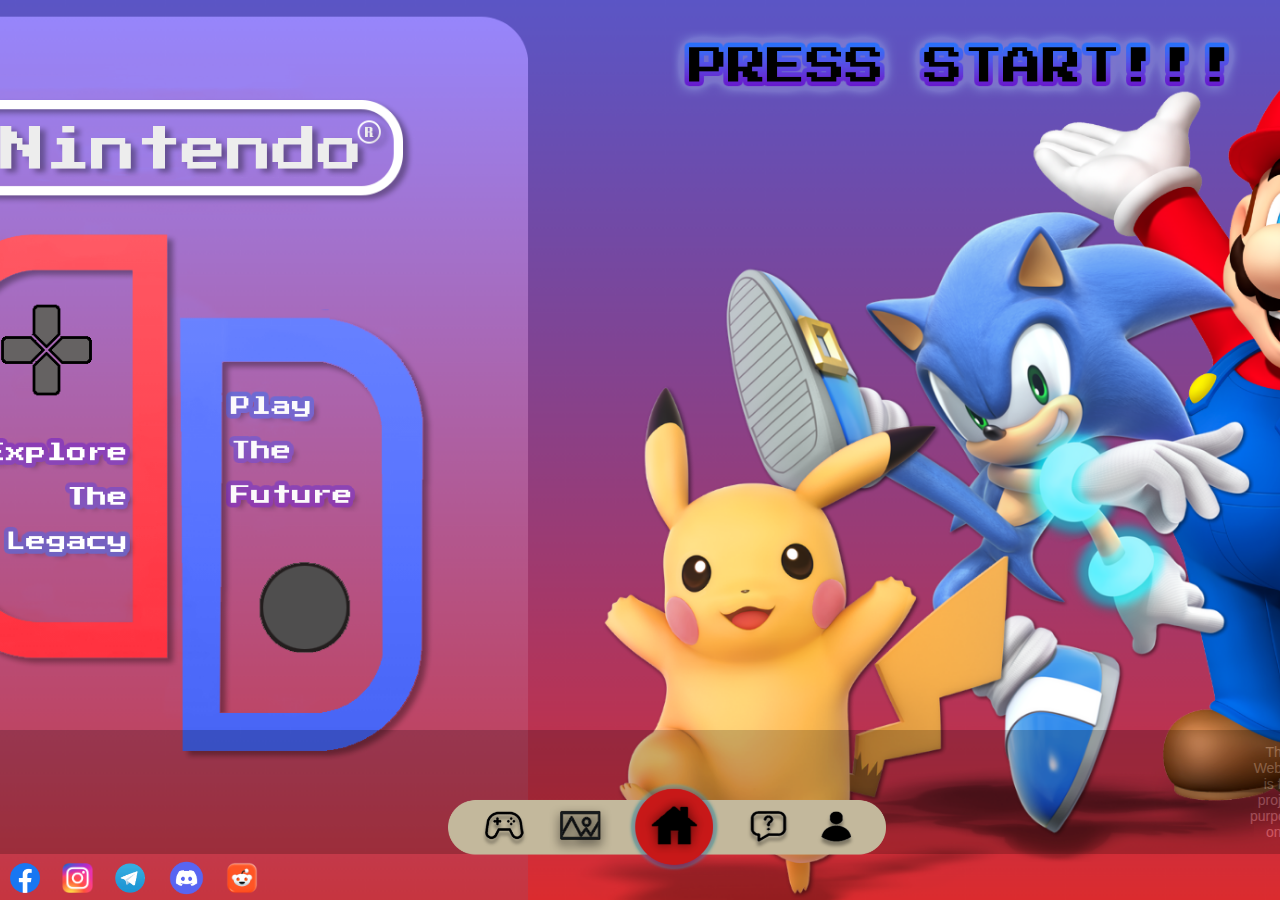
<file: index.html>
<html>
<head>
  <title>Home Page</title>
  <link rel="stylesheet" href="style.css" />
  <meta name="viewport" content="width=device-width, initial-scale=1.0">
</head>
<body>
  </body>
<footer class="footer">
    <div>
        <p class="ps-text">This Website is for project purposes only</p>
  </div>
  </footer>
    <div class="icons">
      <a href="https://www.facebook.com/Zerl.3am" target="_blank">
        <img src="FB.png" class="FBicon">
        </a>
      <a href="https://www.instagram.com/Zerl_3am" target="_blank">
        <img src="IG.png" class="IGicon">
        </a>
      <a href="https://t.me/Seven_Zerl" target="_blank">
        <img src="TG.png" class="TGicon">
        </a>
      <a href="https://Discordapp.com/users/zerl_23" target="_blank">
        <img src="DC.png" class="DCicon">
        </a>
      <a href="https://www.reddit.com/u/Zerl23" target="_blank">
        <img src="Reddit.png" class="Redditicon">
        </a>
    </div>
      <nav>
    <div>
      <img src="Navigation.png" alt="" class="Navbar">
    </div>
    <div class="NavButtons">
    <a href="games.html"><button class="games-button">Games</button></a>
    <a href="gallery.html"><button class="gallery-button">Gallery</button></a>
    <a href="index.html"><button class="home-button">Home</button></a>
    <a href="about.html"><button class="about-button">About</button></a>
    <a href="contact.html"><button class="contact-button">Contact</button></a>
  </div>
  </nav>
</html>
</file>
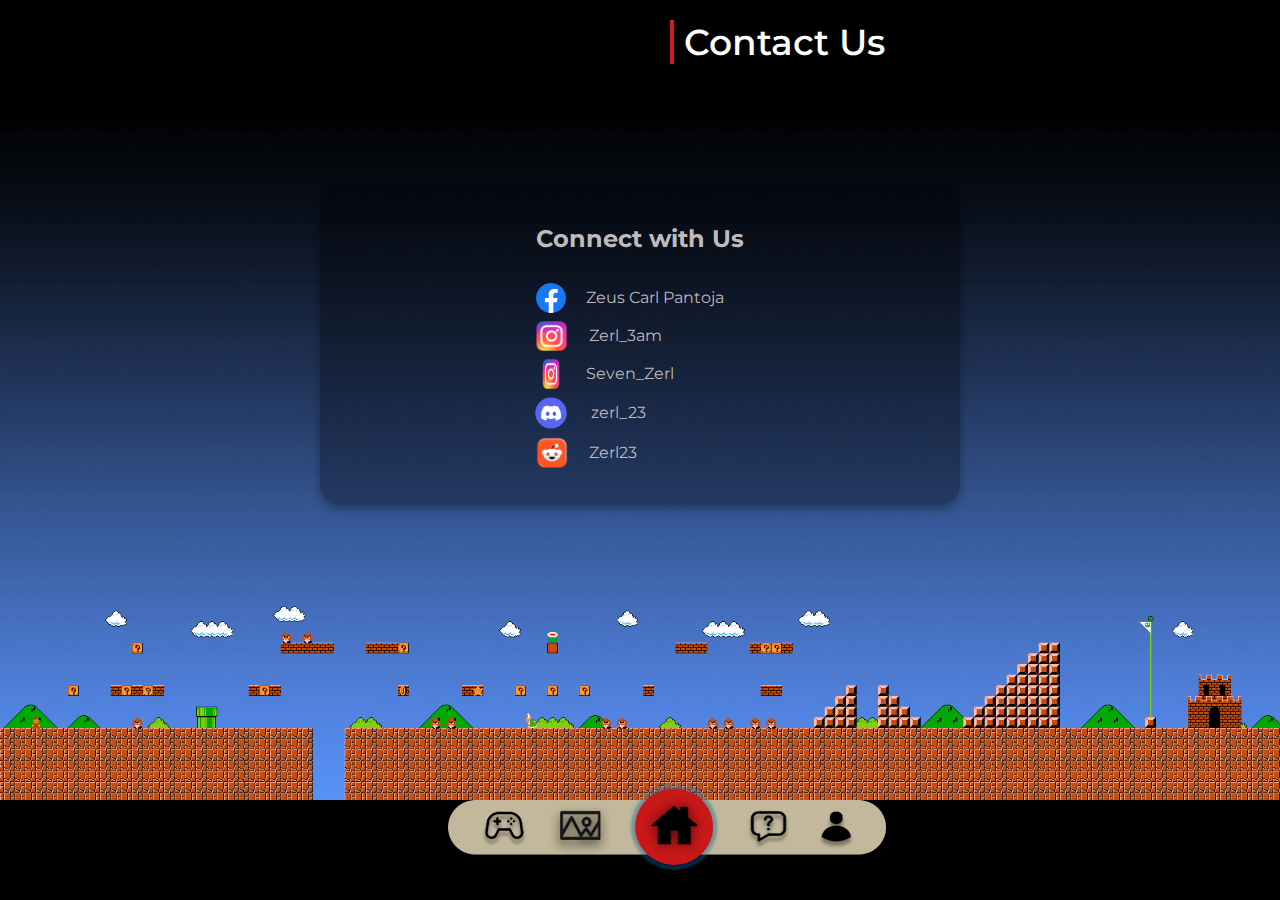
<file: contact.html>
<!DOCTYPE html>
<html lang="en">
<head>
  <meta charset="UTF-8">
  <meta name="viewport" content="width=device-width, initial-scale=1.0">
  <title>Contact Us</title>
  <link rel="stylesheet" href="contact.css">
  <link href="https://fonts.googleapis.com/css2?family=Montserrat:wght@400;500;700&display=swap" rel="stylesheet">
</head>
<body>
  <div class="border">    
    <span class="contact">Contact Us</span>
  </div>
  <div class="Contact-Container">
  <section>
    <h2>Connect with Us</h2>
    <div class="icons">
      <div>
      <a href="https://www.facebook.com/Zerl.3am" target="_blank">
        <img src="FB.png" class="FBicon"><span>Zeus Carl Pantoja</span>
        </a>
        </div>
        <div>
      <a href="https://www.instagram.com/Zerl_3am" target="_blank">
        <img src="IG.png" class="IGicon"><span>Zerl_3am</span>
        </a>
        </div>
      <div>
        <a href="https://t.me/Seven_Zerl" target="_blank">
        <img src="IG.png" class="TGicon"><span>Seven_Zerl</span>
        </a>
        </div>
      <div class="DC">
        <a href="https://Discordapp.com/users/zerl_23" target="_blank">
        <img src="DC.png" class="DCicon"><span>zerl_23</span>
        </a>
        </div>
      <div class="Reddit">
        <a href="https://www.reddit.com/u/Zerl23" target="_blank">
        <img src="Reddit.png" class="Redditicon"><span>Zerl23</span>
        </a>
        </div>
    </div>
  </section>
  <nav>
    <div>
      <img src="Navigation.png" alt="" class="Navbar">
    </div>
    <div class="NavButtons">
    <a href="games.html"><button class="games-button">Games</button></a>
    <a href="gallery.html"><button class="gallery-button">Gallery</button></a>
    <a href="index.html"><button class="home-button">Home</button></a>
    <a href="about.html"><button class="about-button">About</button></a>
    <a href="contact.html"><button class="contact-button">Contact</button></a>
  </div>
  </nav>
</body>
</html>
</file>
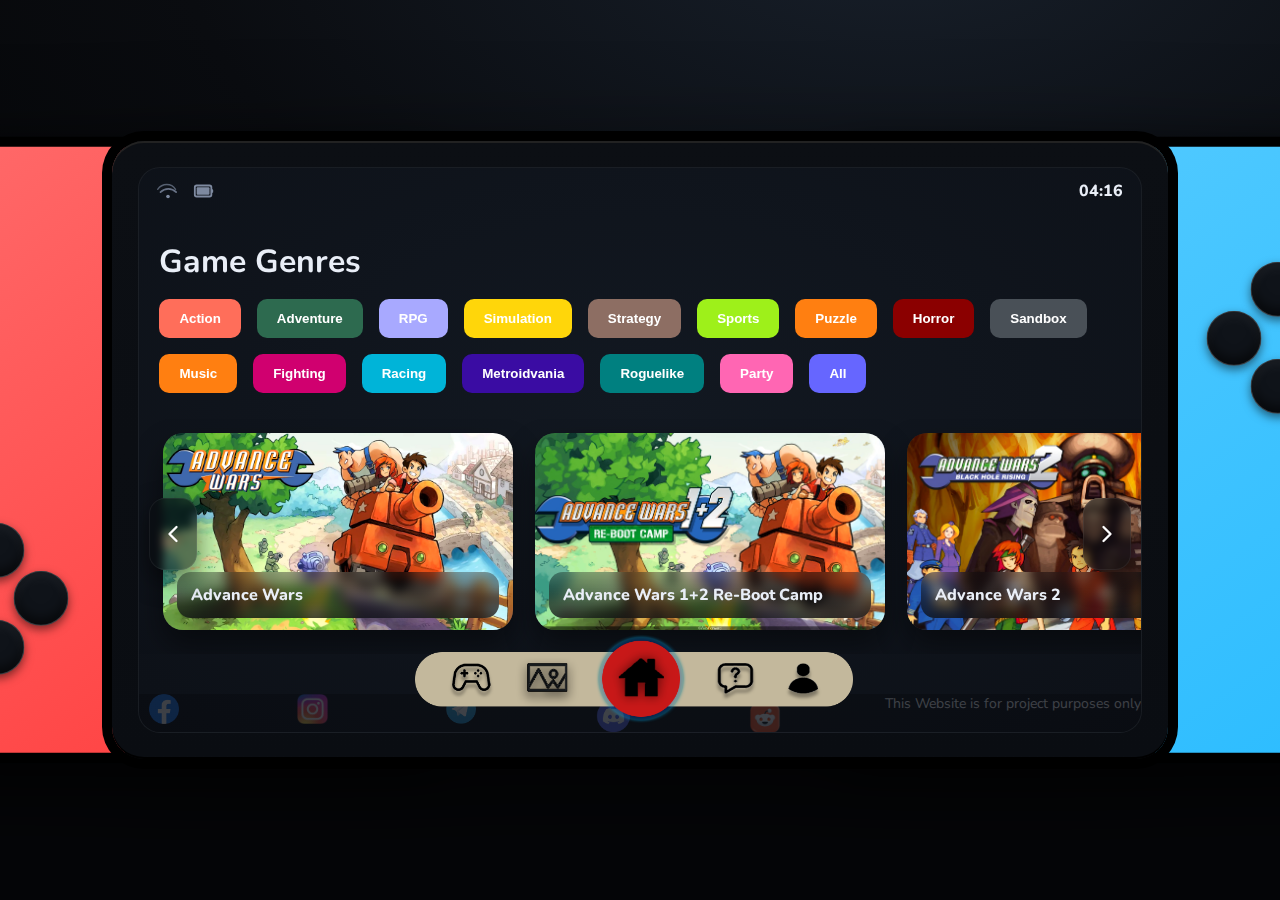
<file: games.html>
<!DOCTYPE html>
<html lang="en">
<head>
  <meta charset="UTF-8" />
  <meta name="viewport" content="width=device-width, initial-scale=1.0" />
  <title>Nintendo Switch</title>
  <link rel="preconnect" href="https://fonts.googleapis.com">
  <link rel="preconnect" href="https://fonts.gstatic.com" crossorigin>
  <link href="https://fonts.googleapis.com/css2?family=Nunito:wght@400;600;700;800&display=swap" rel="stylesheet">

  <!-- External CSS -->
  <link rel="stylesheet" href="games.css">
</head>
<body>
  <div class="switch-wrap">
    <div class="joycon left">
      <div class="btn"></div><div class="btn"></div><div class="btn"></div><div class="btn"></div>
    </div>
    <div class="joycon right">
      <div class="btn"></div><div class="btn"></div><div class="btn"></div><div class="btn"></div>
    </div>

    <div class="switch-body">
      <div class="screen">
        <!-- Top Bar -->
        <div class="topbar">
          <div class="status" aria-label="system status">
            <span class="icon" title="wifi" aria-hidden="true">
              <svg viewBox="0 0 24 24" width="22" height="22" fill="none" xmlns="http://www.w3.org/2000/svg">
                <path d="M2 8.5C8.627-0.833 22-0.833 28 8.5" transform="scale(.75) translate(-1,5)" stroke="currentColor" stroke-width="2" stroke-linecap="round" opacity=".65"/>
                <path d="M5 12c5-5 13-5 18 0" transform="scale(.95) translate(-1,2)" stroke="currentColor" stroke-width="2" stroke-linecap="round" opacity=".8"/>
                <circle cx="12" cy="18" r="2" fill="currentColor"/>
              </svg>
            </span>
            <span class="icon" title="battery" aria-hidden="true">
              <svg viewBox="0 0 24 24" width="22" height="22" fill="none" xmlns="http://www.w3.org/2000/svg">
                <rect x="2" y="6" width="18" height="12" rx="2" stroke="currentColor" stroke-width="2"/>
                <rect x="20" y="10" width="2" height="4" rx="1" fill="currentColor"/>
                <rect x="4" y="8" width="14" height="8" rx="1" fill="currentColor"/>
              </svg>
            </span>
          </div>
          <div class="time" id="time">--:--</div>
        </div>

      <!-- Game Genres Section -->
  <section class="categories">
    <h2>Game Genres</h2>
    <div class="buttons">
      <button class="category red action">Action</button>
      <button class="category forestgreen adventure">Adventure</button>
      <button class="category purple rpg">RPG</button>
      <button class="category gold simulation">Simulation</button>
      <button class="category brown strategy">Strategy</button>
      <button class="category limegreen sports">Sports</button>
      <button class="category orange puzzle">Puzzle</button>
      <button class="category crimson horror">Horror</button>
      <button class="category gray sandbox">Sandbox</button>
      <button class="category orange sports">Music</button>
      <button class="category magenta fighting">Fighting</button>
      <button class="category cyan racing">Racing</button>
      <button class="category indigo metroidvania">Metroidvania</button>
      <button class="category teal roguelike">Roguelike</button>
      <button class="category pink party">Party</button>
      
      



      <button class="category all all">All</button> <!-- "All" button -->
    </div>
  </section>

  <!-- Carousel / Games -->
        <div class="carousel-wrap">
          <div class="arrow left" id="prevBtn" title="Previous">
            <svg width="28" height="28" viewBox="0 0 24 24" fill="none"><path d="M15 6l-6 6 6 6" stroke="white" stroke-width="2"
               stroke-linecap="round" stroke-linejoin="round"/></svg>
          </div>
          <div class="arrow right" id="nextBtn" title="Next">
            <svg width="28" height="28" viewBox="0 0 24 24" fill="none"><path d="M9 6l6 6-6 6" stroke="white" stroke-width="2" 
              stroke-linecap="round" stroke-linejoin="round"/></svg>
          </div>

          <div class="carousel" id="carousel" aria-label="Game list" >

            <!-- Gamessssssssssssssssssssssssssssssssssssssssssssssssssssssss -->

            <div class="card" data-title="Advance Wars" 
            data-description="A turn-based strategy game where players command armies in grid-based combat. 
            Players must use tactical prowess to capture cities and defeat enemies, balancing resources, units, and terrain. 
            Known for its depth and strategic complexity, the game set the foundation for the series' appeal."
            data-platform="Game Boy Advance" 
            data-release="September 10, 2001"
            data-genre="strategy">
              <div class="thumb" style="background-image:url('AdvanceWars.jpg');"></div>
            </div>


            <div class="card" data-title="Advance Wars 1+2 Re-Boot Camp" 
            data-description="A remake of the first two Advance Wars games, featuring updated visuals, animations, and voiceovers 
            while keeping the core turn-based tactical gameplay intact. The re-imagining brings the beloved series to a new generation 
            with accessible mechanics and a revamped multiplayer experience."
            data-platform="Nintendo Switch" 
            data-release="April 21, 2023"
            data-genre="strategy">
              <div class="thumb" style="background-image:url('AdvanceWars-Reboot.jpg');"></div>
            </div>


            <div class="card" data-title="Advance Wars 2" 
            data-description="The sequel to Advance Wars, expanding on the original with new characters, units, and an intricate plot. 
            It introduces weather effects and a more diverse set of strategies, offering an enhanced and even more tactical experience. 
            Players continue to lead armies on a new campaign to protect the world."
            data-platform="Game Boy Advance" 
            data-release="June 23, 2003"
            data-genre="strategy">
              <div class="thumb" style="background-image:url('AdvanceWars2.jpg');"></div>
            </div>


            <div class="card" data-title="Advance Wars: Days of Ruin" 
            data-description="A darker, post-apocalyptic entry in the series where players lead a new cast of commanders to survive a world 
            ravaged by a mysterious calamity. The game introduces a more somber tone, with new mechanics like COs having special abilities that 
            impact the battlefield."
            data-platform="Nintendo DS" 
            data-release="January 21, 2008"
            data-genre="strategy">
              <div class="thumb" style="background-image:url('AdvanceWars-Days.jpg');"></div>
            </div>


            <div class="card" data-title="Advance Wars: Dual Strike" 
            data-description="This series introduces dual Commanding Officers (COs) that can be switched during battle, creating complex 
            strategic layers. The game features both the traditional single-player campaign and a robust multiplayer mode, further building 
            on the series' tactical depth."
            data-platform="Nintendo DS" 
            data-release="June 23, 2005"
            data-genre="strategy">
              <div class="thumb" style="background-image:url('AdvanceWars-Dual.jpg');"></div>
            </div>


            <div class="card" data-title="Amnesia Collection" 
            data-description="A collection of the critically acclaimed Amnesia series, which includes The Dark Descent, Justine, 
            and A Machine for Pigs. These psychological horror games blend immersive environments with mind-bending puzzles, forcing players 
            to confront the terror of the unknown while battling their own sanity."
            data-platform="Nintendo Switch" 
            data-release="September 12, 2019"
            data-genre="horror, puzzle, adventure">
              <div class="thumb" style="background-image:url('Amnesia.jpg');"></div>
            </div>


            <div class="card" data-title="Animal Crossing" 
            data-description="The game that introduced the beloved franchise to the world. In Animal Crossing for the GameCube, 
            players move to a rural village, interact with quirky anthropomorphic animals, and engage in laid-back activities such as fishing, 
            fossil hunting, and home decorating. It's a virtual sandbox where time passes with real-world seasons."
            data-platform="GameCube" 
            data-release="April 14, 2001"
            data-genre="simulation">
              <div class="thumb" style="background-image:url('AnimalCrossing.jpg');"></div>
            </div>


            <div class="card" data-title="Animal Crossing: City Folk" 
            data-description="A refined version of Animal Crossing, now with a bustling city to explore. Players can shop, interact with neighbors,
             and take part in seasonal events. The online mode allows for friends to visit each other's villages, and the game includes a more 
             vibrant set of activities and customization."
            data-platform="Wii" 
            data-release="November 16, 2008"
            data-genre="simulation">
              <div class="thumb" style="background-image:url('AnimalCrossing-City.jpg');"></div>
            </div>


            <div class="card" data-title="Animal Crossing: New Horizons" 
            data-description="A major installment where players move to a deserted island and craft their own paradise. The game offers new ways 
            to personalize the environment, including crafting furniture and designing the island layout. It also supports online play, allowing
             players to visit and share their islands with friends."
            data-platform="Nintendo Switch" 
            data-release="March 20, 2020"
            data-genre="simulation">
              <div class="thumb" style="background-image:url('AnimalCrossing-New.jpg');"></div>
            </div>


            <div class="card" data-title="Animal Crossing: New Leaf" 
            data-description="New Leaf introduces players as the town's mayor, giving them more responsibility and control over the village's 
            development. This includes building public works projects, customizing the town layout, and running the show, all while maintaining 
            the series' signature charm."
            data-platform="Nintendo 3DS" 
            data-release="November 8, 2012"
            data-genre="simulation">
              <div class="thumb" style="background-image:url('AnimalCrossing-Leaf.jpg');"></div>
            </div>


            <div class="card" data-title="Animal Crossing: Wild World" 
            data-description="The second installment for the handheld, Wild World brings the iconic village simulation to the Nintendo DS, now 
            with online connectivity. Players can visit other towns, trade items, and interact with the characters in a more dynamic way. The 
            charm of the original was retained with fresh touches."
            data-platform="Nintendo DS" 
            data-release="November 23, 2005"
            data-genre="simulation">
              <div class="thumb" style="background-image:url('AnimalCrossing-Wild.jpg');"></div>
            </div>


            <div class="card" data-title="Assassin's Creed: The Ezio Collection" 
            data-description="A collection of Assassin's Creed II, Brotherhood, and Revelations, following the life of Ezio Auditore, one of the 
            franchise's most beloved characters. Set in the Renaissance and Ottoman Empire, the collection remasters these games with updated 
            visuals, and improved mechanics for modern consoles, offering a cinematic historical adventure."
            data-platform="Nintendo Switch" 
            data-release="February 17, 2021"
            data-genre="action, adventure">
              <div class="thumb" style="background-image:url('Assassin’sCreed.jpg');"></div>
            </div>


            <div class="card" data-title="Battalion Wars" 
            data-description="A hybrid between real-time strategy and action, Battalion Wars lets players control squads of soldiers and vehicles
             in large-scale battles. Players must strategically command units on the battlefield while also participating directly in combat, 
             offering a dynamic mix of tactical and action gameplay."
            data-platform="GameCube" 
            data-release="September 19, 2005"
            data-genre="strategy, action">
              <div class="thumb" style="background-image:url('BattalionWars.jpg');"></div>
            </div>


            <div class="card" data-title="Battalion Wars 2" 
            data-description="The sequel improves on its predecessor with more fluid combat and additional multiplayer options. The game features 
            a wider range of units, including more vehicles, and new co-op and competitive modes. Players continue to lead armies in real-time 
            strategy while also engaging in direct combat."
            data-platform="Wii" 
            data-release="October 29, 2007"
            data-genre="strategy, action">
              <div class="thumb" style="background-image:url('BattalionWars2.jpg');"></div>
            </div>


            <div class="card" data-title="Big Brain Academy" 
            data-description="A brain-training game that challenges players with a variety of mini-games designed to stimulate different parts of
            the brain. Players can test their memory, math, and logic skills, competing for high scores in an educational yet entertaining package."
            data-platform="Nintendo DS" 
            data-release="June 30, 2005"
            data-genre="puzzle">
              <div class="thumb" style="background-image:url('BigBrainAcademy.jpg');"></div>
            </div>


            <div class="card" data-title="Big Brain Academy: Wii Degree" 
            data-description="The Wii version of Big Brain Academy introduces motion controls and more interactive mini-games. Players can 
            challenge friends or work through puzzles in a more casual, social setting. The game offers a fun and engaging way to boost mental 
            acuity."
            data-platform="Wii" 
            data-release="April 26, 2007"
            data-genre="puzzle">
              <div class="thumb" style="background-image:url('BigBrainAcademyWii.jpg');"></div>
            </div>


            <div class="card" data-title="BoxBoy!" 
            data-description="A minimalist puzzle platformer where players control a small cube named Qbby, navigating through increasingly complex
            levels filled with obstacles. The game's simple mechanics involve creating boxes to solve puzzles and overcome challenges."
            data-platform="Nintendo 3DS" 
            data-release="January 14, 2015"
            data-genre="puzzle">
              <div class="thumb" style="background-image:url('BoxBoy!.jpg');"></div>
            </div>


            <div class="card" data-title="BoxBoy! + BoxGirl!" 
            data-description="The sequel to BoxBoy!, this game adds a new co-op mode where players can control both Qbby and his friend, BoxGirl, 
            as they solve puzzles together. The game builds on the original's box-building mechanics with new challenges and cooperative gameplay."
            data-platform="Nintendo Switch" 
            data-release="April 26, 2019"
            data-genre="puzzle">
              <div class="thumb" style="background-image:url('BoxBoy!+BoxGirl!.jpg');"></div>
            </div>


            <div class="card" data-title="Cadence of Hyrule" 
            data-description="A rhythm-based action game set in the Legend of Zelda universe, blending music with dungeon crawling. Players control
            Link and Zelda as they explore a musical Hyrule, with every action timed to the beat of the music. It's an unexpected yet captivating
            fusion of genres."
            data-platform="Nintendo Switch" 
            data-release="June 13, 2019"
            data-genre="action, music, adventure">
              <div class="thumb" style="background-image:url('CadenceofHyrule.jpg');"></div>
            </div>


            <div class="card" data-title="Castlevania" 
            data-description="The game that introduced the legendary Castlevania series, players take on the role of Simon Belmont, navigating 
            through Dracula's castle to defeat monsters and bosses. Known for its atmospheric music and challenging platforming, this classic 
            helped define the action-platformer genre."
            data-platform="NES" 
            data-release="September 26, 1986"
            data-genre="action">
              <div class="thumb" style="background-image:url('Castlevania.jpg');"></div>
            </div>


            <div class="card" data-title="Castlevania: Aria of Sorrow" 
            data-description="A standout entry in the series, Aria of Sorrow introduces the 'Tactical Soul' system, allowing players to collect 
            and use the abilities of defeated enemies. The game's modern setting and refined gameplay made it one of the best Castlevania titles 
            on the Game Boy Advance."
            data-platform="Game Boy Advance" 
            data-release="May 6, 2003"
            data-genre="action, adventure, metroidvania">
              <div class="thumb" style="background-image:url('Castlevania-Aria.jpg');"></div>
            </div>


            <div class="card" data-title="Castlevania: Dawn of Sorrow" 
            data-description="A direct sequel to Aria of Sorrow, Dawn of Sorrow refines the Tactical Soul system and introduces a new 'Magic Seal' 
            mechanic to defeat bosses. With tighter controls and a gripping story, it remains one of the most beloved games in the Castlevania 
            series."
            data-platform="Nintendo DS" 
            data-release="August 25, 2005"
            data-genre="action, adventure, metroidvania">
              <div class="thumb" style="background-image:url('Castlevania-Dawn.jpg');"></div>
            </div>


            <div class="card" data-title="Castlevania: Order of Ecclesia" 
            data-description="Order of Ecclesia features a new protagonist, Shanoa, who uses the “Glyph” system to gain powers from enemies. It 
            deviates from the traditional Castlevania formula with a more RPG-like progression system and a darker narrative."
            data-platform="Nintendo DS" 
            data-release="October 21, 2008"
            data-genre="action, adventure, metroidvania">
              <div class="thumb" style="background-image:url('Castlevania-Order.jpg');"></div>
            </div>


            <div class="card" data-title="Castlevania III: Dracula's Curse" 
            data-description="A prequel to the original Castlevania, Dracula's Curse introduces multiple playable characters, branching paths, and
             different endings, making it one of the most replayable titles in the series. Its difficulty and non-linear design set it apart from 
             its predecessors."
            data-platform="NES" 
            data-release="December 22, 1989"
            data-genre="action, adventure, metroidvania">
              <div class="thumb" style="background-image:url('Castlevania3.jpg');"></div>
            </div>


            <div class="card" data-title="Chronicles Xenoblade" 
            data-description="Xenoblade Chronicles is a vast open-world RPG that blends real-time combat with strategic positioning. Set in a world 
            where giant mechs battle on the bodies of titanic creatures, the game features a deep story with themes of fate and free will."
            data-platform="Wii, Nintendo Switch (Definitive Edition)" 
            data-release="June 10, 2010"
            data-genre="rpg, action, adventure">
              <div class="thumb" style="background-image:url('ChroniclesXenoblade.jpg');"></div>
            </div>


            <div class="card" data-title="Crashmo" 
            data-description="A follow-up to Pushmo, Crashmo introduces new puzzle mechanics involving gravity and movable blocks. Players must 
            solve puzzles to guide characters to the top of each level. The game offers challenging puzzles and a unique physics-based twist."
            data-platform="Nintendo 3DS" 
            data-release="January 14, 2015"
            data-genre="puzzle">
              <div class="thumb" style="background-image:url('Crashmo.jpg');"></div>
            </div>


            <div class="card" data-title="Crypt of the NecroDancer" 
            data-description="A rhythm-based dungeon crawler where players must move and attack in time with the music. Featuring a unique blend 
            of rhythm and rogue-like mechanics, the game challenges players to navigate randomly generated dungeons while syncing actions to the
            beat."
            data-platform="Nintendo Switch" 
            data-release="April 23, 2015"
            data-genre="roguelike, music">
              <div class="thumb" style="background-image:url('CryptoftheNecroDancer.jpg');"></div>
            </div>


            <div class="card" data-title="Dark Souls: Remastered" 
            data-description="The critically acclaimed action RPG Dark Souls makes its way to the Nintendo Switch in a remastered version. Featuring 
            brutal difficulty, intricate world-building, and deep lore, the game tests players' patience and skill through punishing combat and 
            exploration."
            data-platform="Nintendo Switch" 
            data-release="October 19, 2018"
            data-genre="action, rpg">
              <div class="thumb" style="background-image:url('DarkSouls-Remastered.jpg');"></div>
            </div>


            <div class="card" data-title="Dead Cells" 
            data-description="A rogue-like, Metroidvania-inspired action-platformer where players must explore procedurally generated levels, 
            fighting enemies and bosses along the way. The game is known for its fast-paced combat, fluid movement, and constant progression, 
            with a variety of weapons and upgrades to experiment with."
            data-platform="Nintendo Switch" 
            data-release="August 7, 2018"
            data-genre="roguelike, action">
              <div class="thumb" style="background-image:url('DeadCells.jpg');"></div>
            </div>


            <div class="card" data-title="Don't Starve" 
            data-description="A survival game where players must gather resources, craft tools, and fend off monstrous creatures in an unforgiving
             world. The game features an art style reminiscent of Tim Burton and offers a mix of adventure, exploration, and strategic resource
             management."
            data-platform="Nintendo Switch" 
            data-release="April 12, 2018"
            data-genre="Adventure">
              <div class="thumb" style="background-image:url('DontStarve.jpg');"></div>
            </div>


            <div class="card" data-title="Donkey Konga" 
            data-description="A rhythm game that uses the GameCube's special bongos peripheral. Players must tap, clap, or slap the bongos in time
             with the music to score points. Featuring iconic Nintendo music, the game provides an interactive and fun musical experience."
            data-platform="GameCube" 
            data-release="November 17, 2003"
            data-genre="music">
              <div class="thumb" style="background-image:url('DonkeyKonga.jpg');"></div>
            </div>


            <div class="card" data-title="Donkey Konga 2" 
            data-description="The sequel to Donkey Konga, this game improves on the first with more songs, varied difficulty levels, and multiplayer
             options. Players once again use the bongos to play through popular tunes, including music from the Donkey Kong franchise."
            data-platform="GameCube" 
            data-release="November 8, 2004"
            data-genre="music">
              <div class="thumb" style="background-image:url('DonkeyKonga2.jpg');"></div>
            </div>


            <div class="card" data-title="Donkey Kong" 
            data-description="Description: A seminal arcade game where players control Mario (then called Jumpman) as he attempts to rescue his 
            girlfriend from Donkey Kong, the large ape who throws barrels at him. This game established many of the platforming tropes still seen today."
            data-platform="NES" 
            data-release="July 9, 1981"
            data-genre="action">
              <div class="thumb" style="background-image:url('DonkeyKong.jpg');"></div>
            </div>


            <div class="card" data-title="Donkey Kong Country" 
            data-description="A revolutionary 2D platformer with impressive graphics for its time, Donkey Kong Country introduced the world to
             Donkey Kong's jungle adventures. Players control Donkey Kong and Diddy Kong as they battle enemies and navigate dangerous landscapes 
             to recover their stolen banana hoard."
            data-platform="SNES" 
            data-release="November 21, 1994"
            data-genre="action">
              <div class="thumb" style="background-image:url('DonkeyKongCountry.jpg');"></div>
            </div>


            <div class="card" data-title="Donkey Kong Country 2" 
            data-description="A direct sequel to Donkey Kong Country, this game follows Diddy Kong and his new partner Dixie Kong as they journey 
            to rescue Donkey Kong from King K. Rool. The game builds on the first with more diverse environments, improved gameplay mechanics, 
            and a standout soundtrack."
            data-platform="SNES" 
            data-release="November 21, 1995"
            data-genre="action">
              <div class="thumb" style="background-image:url('DonkeyKongCountry2.jpg');"></div>
            </div>


            <div class="card" data-title="Donkey Kong Country Returns" 
            data-description="A revival of the Donkey Kong Country series, Returns brings back the classic 2D platforming action with modern visuals
             and new gameplay mechanics. Players control Donkey Kong and Diddy Kong as they attempt to recover their stolen banana hoard while 
             navigating jungle landscapes filled with enemies and hazards."
            data-platform="Wii" 
            data-release="November 21, 2010"
            data-genre="action">
              <div class="thumb" style="background-image:url('DonkeyKongCountryReturns.jpg');"></div>
            </div>


            <div class="card" data-title="Donkey Kong Country: Tropical Freeze" 
            data-description="A visually stunning and challenging entry in the Donkey Kong Country series, Tropical Freeze introduces new mechanics
             like the ability to control different characters with unique abilities. The game features beautiful environments, tight controls, and 
             tough platforming sequences that make it one of the best entries in the franchise."
            data-platform="Wii U" 
            data-release="February 21, 2014"
            data-genre="action">
              <div class="thumb" style="background-image:url('DonkeyKongCountry-Tropical.jpg');"></div>
            </div>


            <div class="card" data-title="Dragon Ball FighterZ" 
            data-description="A highly praised 2D fighting game that brings the Dragon Ball universe to life with stunning visuals, fast-paced 
            combat, and a roster filled with iconic characters from the franchise. Players can engage in epic 3v3 tag-team battles, using a mix 
            of strategic fighting and flashy special moves."
            data-platform="Nintendo Switch" 
            data-release="September 28, 2018"
            data-genre="fighting">
              <div class="thumb" style="background-image:url('DragonBallFighterZ.jpg');"></div>
            </div>


            <div class="card" data-title="Dragon Quest Builders" 
            data-description="Combining the RPG elements of Dragon Quest with Minecraft-like crafting and building mechanics, Dragon Quest Builders
             offers a unique experience where players must rebuild a world destroyed by evil. The game blends action, exploration, and creative 
             building in a charming 8-bit-inspired world."
            data-platform="Nintendo Switch" 
            data-release="March 11, 2016"
            data-genre="action, adventure ">
              <div class="thumb" style="background-image:url('DragonQuestBuilders.jpg');"></div>
            </div>


            <div class="card" data-title="Dragon Quest Builders 2" 
            data-description="The sequel expands on the original's sandbox mechanics, adding multiplayer support and an even deeper story. Players
             must rebuild the world once again, creating structures, gathering resources, and battling enemies, all while uncovering a more 
             complex narrative."
            data-platform="Nintendo Switch" 
            data-release="July 12, 2019"
            data-genre="action, adventure">
              <div class="thumb" style="background-image:url('DragonQuestBuilders2.jpg');"></div>
            </div>


            <div class="card" data-title="Dragon's Dogma: Dark Arisen" 
            data-description="An enhanced version of the original Dragon's Dogma, Dark Arisen adds more content, including a massive new dungeon.
             The game blends Western RPG elements with Japanese action, featuring real-time combat, an open world, and the ability to recruit 
             AI-controlled 'Pawns' to aid in battle."
            data-platform="Nintendo Switch" 
            data-release="April 3, 2019"
            data-genre="action, rpg">
              <div class="thumb" style="background-image:url('DragonsDogma-Dark.jpg');"></div>
            </div>


            <div class="card" data-title="Dr. Mario" 
            data-description="A classic puzzle game where players must clear viruses by matching them with capsules of the same color. 
            The game is a combination of match-three mechanics and strategic thinking, offering a fun and challenging experience for players of 
            all ages."
            data-platform="NES" 
            data-release="July 27, 1990"
            data-genre="puzzle">
              <div class="thumb" style="background-image:url('DrMario.jpg');"></div>
            </div>


            <div class="card" data-title="Dr. Mario 64" 
            data-description="A 3D iteration of the classic Dr. Mario, this version adds new multiplayer modes and more complex puzzle mechanics. 
            Players still match capsules to clear viruses but now face new obstacles, with vibrant 3D visuals and a competitive edge in
            multiplayer."
            data-platform="Nintendo 64" 
            data-release="March 26, 2001"
            data-genre="puzzle">
              <div class="thumb" style="background-image:url('DrMario64.jpg');"></div>
            </div>


            <div class="card" data-title="Dr. Mario World" 
            data-description="A mobile adaptation of Dr. Mario, where players solve puzzles by eliminating viruses using color-matching capsules. 
            The game introduces new mechanics and daily challenges, with the option to use special power-ups and compete against friends for high 
            scores."
            data-platform="Nintendo 3DS" 
            data-release="July 10, 2019"
            data-genre="puzzle">
              <div class="thumb" style="background-image:url('DrMarioWorld.jpg');"></div>
            </div>


            <div class="card" data-title="Diddy Kong Racing" 
            data-description="A kart-racing game featuring Diddy Kong and his friends as they race through colorful tracks filled with hazards, 
            power-ups, and secrets. The game stands out by offering unique vehicles such as hovercrafts and planes, and it includes a story mode 
            with boss fights and exploration."
            data-platform="Nintendo 64" 
            data-release="November 24, 1997"
            data-genre="racing, adventure">
              <div class="thumb" style="background-image:url('DiddyKongRacing.jpg');"></div>
            </div>


            <div class="card" data-title="Enter the Gungeon" 
            data-description="A chaotic bullet-hell roguelike where players fight through procedurally generated dungeons to find a gun that can 
            kill the past. Dodge, shoot, and collect bizarre weapons in a fast-paced, ever-changing environment. The Switch version includes 
            all DLC and co-op mode."
            data-platform="Nintendo Switch" 
            data-release="December 14, 2017"
            data-genre="roguelike, action">
              <div class="thumb" style="background-image:url('EnterTheGungeon.jpg');"></div>
            </div>


            <div class="card" data-title="Excitebike" 
            data-description="Classic side-scrolling motocross racing where players avoid hazards, manage engine heat, and race for the best time.
             Includes a design mode for creating custom tracks. A defining 8-bit racing game with simple yet deep mechanics."
            data-platform="NES" 
            data-release="November 30, 1984"
            data-genre="racing">
              <div class="thumb" style="background-image:url('ExciteBike.jpg');"></div>
            </div>


            <div class="card" data-title="Excitebike 64" 
            data-description="A 3D motocross racer with tricks, realistic physics, and season-based gameplay. Features six riders, multiple 
            environments, and mini-games. A modern reimagining of the original Excitebike with expanded gameplay and depth."
            data-platform="Nintendo 64" 
            data-release="May 2, 2000"
            data-genre="racing">
              <div class="thumb" style="background-image:url('ExciteBike64.jpg');"></div>
            </div>


            <div class="card" data-title="ExciteTruck" 
            data-description="Tilt-controlled arcade racing with big trucks and massive stunts. Players race through exotic environments, pulling
             off mid-air tricks and terrain-altering boosts to earn high scores. A high-speed, motion-driven launch title for the Wii."
            data-platform="Wii" 
            data-release="November 19, 2006"
            data-genre="racing">
              <div class="thumb" style="background-image:url('ExciteTruck.jpg');"></div>
            </div>


            <div class="card" data-title="Excitebots: Trick Racing" 
            data-description="Features robot animal vehicles performing stunts, racing, and wild mini-games like bowling and pie-throwing. Builds 
            on ExciteTruck's gameplay with added absurdity and creative gameplay elements. Only released in North America."
            data-platform="Wii" 
            data-release="April 20, 2009"
            data-genre="Racing">
              <div class="thumb" style="background-image:url('Excitebots-Trick.jpg');"></div>
            </div>


            <div class="card" data-title="Fatal Frame II: Crimson Butterfly" 
            data-description="Twin sisters explore a haunted village using a mystical camera to fight ghosts. The Wii edition adds motion controls,
             new endings, and a third-person view, enhancing the original's chilling horror."
            data-platform="Wii" 
            data-release="June 27, 2012"
            data-genre="Horror">
              <div class="thumb" style="background-image:url('FatalFrame2.jpg');"></div>
            </div>


            <div class="card" data-title="Fatal Frame: Maiden of Black Water" 
            data-description="Explore Mount Hikami using the Camera Obscura to battle spirits. The Switch remaster adds upgraded visuals, Photo 
            Mode, and costumes. A modern update of the original Wii U horror game."
            data-platform="Wii" 
            data-release="April 20, 2009"
            data-genre="Horror">
              <div class="thumb" style="background-image:url('FatalFrame-maiden.jpg');"></div>
            </div>


            <div class="card" data-title="Fire Emblem: The Blazing Blade" 
            data-description="A tactical strategy RPG introducing Western fans to Fire Emblem, this prequel tells intertwined stories of Lyn, Eliwood, and Hector. It features a prologue-style tutorial with a shifting narrative and deep relationships. Its uniqueness lies in its introduction to the series outside Japan and lasting influence on future character-driven entries."
            data-platform="Game Boy Advance" 
            data-release="April 25, 2003"
            data-genre="rpg, strategy">
              <div class="thumb" style="background-image:url('EmblemFire-Blazing.jpg');"></div>
            </div>


            <div class="card" data-title="Fire Emblem: Path of Radiance" 
            data-description="The first 3D Fire Emblem game, starring Ike, this entry deepens emotional storytelling and introduces migration skills, forging, and Skirmishes. Its uniqueness is the fully voiced cutscenes and engaging support system, which paved the way for cinematic narrative strides in later series installments."
            data-platform="GameCube" 
            data-release="April 20, 2005"
            data-genre="rpg, strategy">
              <div class="thumb" style="background-image:url('FireEmblem-Path.jpg');"></div>
            </div>


            <div class="card" data-title="Fire Emblem: Radiant Dawn" 
            data-description="A sequel to Path of Radiance, it continues Ike's story across multiple faction viewpoints and introduces challenging maps with dual-map battles. Its uniqueness is the darker tone, varied perspectives, and difficulty spikes, making it one of the series' more mature and complex strategic experiences."
            data-platform="Wii" 
            data-release="February 22, 2007"
            data-genre="rpg, strategy">
              <div class="thumb" style="background-image:url('FireEmblem-Radiant.jpg');"></div>
            </div>


            <div class="card" data-title="Fire Emblem: Sacred Stones" 
            data-description="Set in the continent of Magvel, this game offers branching character recruitment and grinding by resetting maps for levels. Its uniqueness lies in the free-range exploration between chapters, secret class branching, and post-game grinding—features adored by fans for replayability and flexibility."
            data-platform="Game Boy Advance" 
            data-release="November 7, 2004"
            data-genre="rpg, strategy">
              <div class="thumb" style="background-image:url('FireEmblem-Sacred.jpg');"></div>
            </div>


            <div class="card" data-title="Fire Emblem Awakening" 
            data-description="Reviving the series outside Japan, Awakening introduces casual mode, marriage and child units, and customizable My Castle. Its uniqueness lies in rebooting a declining franchise into global success, blending accessibility with deep tactical depth and vibrant character relationships."
            data-platform="Nintendo 3DS" 
            data-release="April 19, 2012"
            data-genre="rpg, strategy">
              <div class="thumb" style="background-image:url('FireEmblemAwakening.jpg');"></div>
            </div>


            <div class="card" data-title="Fire Emblem Echoes: Shadows of Valentia" 
            data-description="A 3DS remake of Gaiden, featuring isometric and dungeon-deeper routes, town exploration, and monster encounters. Its uniqueness lies in its dual-movement battle system and greater emphasis on exploration and dungeon crawling, making it stand out among grid‑based entries."
            data-platform="Nintendo 3DS" 
            data-release="April 20, 2009"
            data-genre="rpg, strategy">
              <div class="thumb" style="background-image:url('FireEmblemEchoes.jpg');"></div>
            </div>


            <div class="card" data-title="Fire Emblem Fates" 
            data-description="Offering three branching narratives—Birthright, Conquest, and Revelation—this title lets players choose allegiances. Its uniqueness is in player agency to influence plot direction and difficulty, plus marriage supports and My Castle features, providing varied pacing and replayability."
            data-platform="Nintendo 3DS" 
            data-release="June 25, 2015"
            data-genre="rpg, strategy">
              <div class="thumb" style="background-image:url('FireEmblemFates.jpg');"></div>
            </div>


            <div class="card" data-title="Fire Emblem Three Houses" 
            data-description="Set in Fódlan's officer school, it blends school simulation and three diverging war paths. Its uniqueness lies in blending life-sim mechanics—teaching, forging bonds—and high-stakes strategy, delivering robust storytelling and character depth unmatched in prior entries."
            data-platform="Nintendo Switch" 
            data-release="July 26, 2019"
            data-genre="rpg, strategy,simulation">
              <div class="thumb" style="background-image:url('FireEmblemThreeHouse.jpg');"></div>
            </div>


            <div class="card" data-title="Fire Emblem Engage" 
            data-description="Celebrating series history, this game introduces Emblem Rings that summon iconic characters. Its uniqueness lies in weaving legacy heroes into play, blending tactical combat with nostalgia, plus streamlined mechanics that make it an inviting yet homage-rich experience."
            data-platform="Nintendo Switch" 
            data-release="January 20, 2023"
            data-genre="rpg, strategy">
              <div class="thumb" style="background-image:url('FireEmblemEngage.jpg');"></div>
            </div>


            <div class="card" data-title="Five Nights at Freddy's: Help Wanted" 
            data-description="A VR-style horror collection for Switch, it remixes mini-games and scenarios from the FNAF series into first-person interactive scares. Its uniqueness is adapting terrifying arcade challenges into immersive, handheld horror, offering a fresh twist on the franchise's chilling lore."
            data-platform="Nintendo Switch" 
            data-release="August 28, 2019"
            data-genre="horror, puzzle">
              <div class="thumb" style="background-image:url('FiveNightsAtFreddy.jpg');"></div>
            </div>


            <div class="card" data-title="F-Zero" 
            data-description="A high-speed sci-fi racing classic, pushing hardware with Mode 7 visuals and tight boosting mechanics. Its uniqueness is blistering speeds and tight controls, defining futuristic racing and inspiring later fast-paced franchises."
            data-platform="SNES" 
            data-release="November 21, 1990"
            data-genre="racing">
              <div class="thumb" style="background-image:url('F-Zero.jpg');"></div>
            </div>


            <div class="card" data-title="F-Zero X" 
            data-description="Featuring 3D graphics and up to 30 racers, this N64 entry expands on high-speed racing chaos. Its uniqueness is the competitive, massive multiplayer mode and sense of speed, delivering an adrenaline-fueled experience unmatched on the platform."
            data-platform="Nintendo 64" 
            data-release="November 21, 1998"
            data-genre="racing">
              <div class="thumb" style="background-image:url('F-ZeroX.jpg');"></div>
            </div>


            <div class="card" data-title="F-Zero GX" 
            data-description="Developed alongside F-Zero: Maximum Velocity, this GameCube installment combines deep story mode, extreme difficulty, and enhanced graphics. Its uniqueness lies in its robust single-player Career mode featuring combo-based controls and high difficulty, making it a legendary hardcore racing title."
            data-platform="GameCube" 
            data-release="August 25, 2003"
            data-genre="racing">
              <div class="thumb" style="background-image:url('F-ZeroGX.jpg');"></div>
            </div>


            <!--- DATA GENRE add UPPER -->



            <div class="card" data-title="Guitar Hero: On Tour" 
            data-description="A DS take on Guitar Hero, featuring a guitar grip in place of strum bar and single-handed play. Its uniqueness lies in adapting rhythm gameplay to a handheld form, with slide-pad input and mini-career that deliver music challenge on the go."
            data-platform="Nintendo DS" 
            data-release="June 2008"
            data-genre="Music, Simulation">
              <div class="thumb" style="background-image:url('GuitarHeroOnTour.jpg');"></div>
            </div>


            <div class="card" data-title="Guitar Hero: World Tour" 
            data-description="This edition adds drums, vocals, and guitar into band play on Wii. Its uniqueness lies in enabling full band gameplay in a living-room party setting, expanding from single player rhythm to cooperative music performance."
            data-platform="Wii" 
            data-release="October 26, 2008"
            data-genre="Music, Party, Simulation">
              <div class="thumb" style="background-image:url('GuitarHeroWorldTour.jpg');"></div>
            </div>


            <div class="card" data-title="Hades" 
            data-description="A roguelike action-RPG where you play as Zagreus escaping the Underworld, wielding boons from Olympic gods and building relationships. Its uniqueness lies in its addictive replay loop, dynamic storytelling, and evolving character bonds that persist across resets, setting a high bar in the roguelike genre."
            data-platform="Nintendo Switch" 
            data-release="September 17, 2020"
            data-genre="Roguelike, Action, RPG">
              <div class="thumb" style="background-image:url('Hades.jpg');"></div>
            </div>


            <div class="card" data-title="Harvest Moon: A Wonderful Life" 
            data-description="A heartwarming farming-life sim with life‑stage progression, where players nurture crops, livestock, and relationships in the tranquil valley of Forget‑Me‑Not. Unique for its aging system and family generation mechanics, it immerses you in generational storytelling and pastoral charm."
            data-platform="GameCube" 
            data-release="October 24, 2003"
            data-genre="Simulation, RPG, Strategy">
              <div class="thumb" style="background-image:url('HarvestMoon-AWonderfulLife.jpg');"></div>
            </div>
          

            <div class="card" data-title="Harvest Moon 64" 
            data-description="An early 3D farming sim where players inherit a rundown farm and revive it through growing, tending animals, and attending town events. Its uniqueness lies in its polygonal world and the introduction of immersive NPC relationships and seasonal festivals."
            data-platform="Nintendo 64" 
            data-release="December 3, 1999"
            data-genre="Simulation, RPG, Strategy">
              <div class="thumb" style="background-image:url('HarvestMoon64.jpg');"></div>
            </div>


            <div class="card" data-title="Harvest Moon: Friends of Mineral Town" 
            data-description="A GBA classic featuring deep relationship-building, livestock care, and mining. Its remake on Switch enhances graphics and adds photo mode. Unique for its impactful friendship system, marriage, and accessible portable gameplay with unlockable features."
            data-platform="Game Boy Advance" 
            data-release="April 18, 2003"
            data-genre="Simulation, RPG, Strategy">
              <div class="thumb" style="background-image:url('HarvestMoon-MineralTown.jpg');"></div>
            </div>


            <div class="card" data-title="Hollow Knight" 
            data-description="A Metroidvania with precise combat and eerie charm, originally praised for its artistry and depth. Its Switch release retains all content, allowing handheld exploration; unique portable accessibility made this a fan favorite."
            data-platform="Nintendo Switch" 
            data-release="June 12, 2018"
            data-genre="Metroidvania, Action, Adventure, Puzzle">
              <div class="thumb" style="background-image:url('HollowKnight.jpg');"></div>
            </div>


            <div class="card" data-title="Hollow Knight: Silksong" 
            data-description="Players control Hornet in this Metroidvania sequel, exploring a new kingdom governed by silk and song. Unique for its acrobatic combat and Hornet’s needle‑and‑silk abilities, it offers refreshed traversal and deeper lore in a haunting realm."
            data-platform="Nintendo Switch" 
            data-release="September 4, 2025"
            data-genre="Metroidvania, Action, Adventure, Puzzle">
              <div class="thumb" style="background-image:url('HollowKnight-Silksong.jpg');"></div>
            </div>


            <div class="card" data-title="Into the Breach" 
            data-description="A compact turn‑based strategy where players command mechs to defend cities against alien threats, with highly tactical combat across randomized maps. Its uniqueness lies in its tight design, deliberate time‑reversing mech mechanics, and replay‑worthy challenge."
            data-platform="Nintendo Switch" 
            data-release="August 28, 2018"
            data-genre="Strategy, Puzzle">
              <div class="thumb" style="background-image:url('IntotheBreach.png');"></div>
            </div>


            <div class="card" data-title="Just Dance 2015" 
            data-description="A motion‑capture dance rhythm game featuring a library of popular songs and choreographed moves. Unique for its Wii U GamePad visual cues and multiplayer party fun — ideal for active family entertainment."
            data-platform="Wii U" 
            data-release="October 21, 2014"
            data-genre="Music, Party">
              <div class="thumb" style="background-image:url('JustDance2015.jpg');"></div>
            </div>


            <div class="card" data-title="Just Dance 2020" 
            data-description="A vibrant rhythm‑dance game featuring global hits, tutorial modes, and kids features. Unique for cross‑platform sharing and expanded song library — keeps parties fresh and accessible."
            data-platform="Nintendo Switch" 
            data-release="November 5, 2019"
            data-genre="Music, Party">
              <div class="thumb" style="background-image:url('JustDance2020.jpg');"></div>
            </div>


            <div class="card" data-title="Just Dance 2024" 
            data-description="The latest annual entry with updated tracks, online features, and improved choreography. Unique for its enhanced user interface and subscription-based Dance Pass offering expansive song catalog."
            data-platform="Nintendo Switch" 
            data-release="October 24, 2023"
            data-genre="Music, Party">
              <div class="thumb" style="background-image:url('JustDance2024.jpg');"></div>
            </div>


            <div class="card" data-title="Kirby's Adventure" 
            data-description="A charming action‑platformer introducing copy abilities, where Kirby inhales enemies and gains powers to navigate dreamlike levels. Its uniqueness lies in pioneering Kirby’s signature mechanic across bright, imaginative stages."
            data-platform="NES" 
            data-release="March 23, 1993"
            data-genre="Adventure, Action, Puzzle">
              <div class="thumb" style="background-image:url('KirbysAdventure.jpg');"></div>
            </div>


            <div class="card" data-title="Kirby Super Star" 
            data-description="A SNES anthology featuring multiple mini‑adventures, co‑op play, and diverse gameplay modes. Its uniqueness lies in its variety—mixing side‑scrollers, strategy segments, and bosses under one colorful package."
            data-platform="SNES" 
            data-release="March 21, 1996"
            data-genre="dventure, Action, Puzzle">
              <div class="thumb" style="background-image:url('KirbySuperStar.jpg');"></div>
            </div>


            <div class="card" data-title="Kirby and the Forgotten Land" 
            data-description="Kirby’s first full 3D platformer, sending him into a post‑apocalyptic world with new copy abilities and exploration-driven missions. Unique for its 3D shift and fresh mechanics while maintaining the series’ lighthearted charm."
            data-platform="Nintendo Switch" 
            data-release="March 25, 2022"
            data-genre="Adventure, Action, Sandbox">
              <div class="thumb" style="background-image:url('KirbyandtheForgottenLand.jpg');"></div>
            </div>


            <div class="card" data-title="Lego City Undercover" 
            data-description="An open‑world LEGO adventure where players control undercover cop Chase McCain through cities, vehicles, and missions. Its uniqueness lies in humor, seamlessly blending LEGO charm with sandbox exploration."
            data-platform="Wii U" 
            data-release="March 18, 2013"
            data-genre="Adventure, Sandbox, Strategy">
              <div class="thumb" style="background-image:url('LegoCityUndercover.jpg');"></div>
            </div>

            <div class="card" data-title="Luigi's Mansion" 
            data-description="A spooky puzzle‑adventure where Luigi explores a ghost‑filled mansion using his Poltergust to capture spirits. Unique for its atmospheric tone and puzzle‑driven ghost‑hunting mechanics."
            data-platform="GameCube" 
            data-release="January 14, 2002"
            data-genre="Adventure, Puzzle, Horror">
              <div class="thumb" style="background-image:url('LuigisMansion.jpeg');"></div>
            </div>


            <div class="card" data-title="Luigi's Mansion: Dark Moon" 
            data-description="A 3DS sequel with multiple mansions, mission‑based structure, and enhanced Poltergust gameplay. Unique for its episodic style, co‑op, and expanded ghost-hunting tools."
            data-platform="Nintendo 3DS" 
            data-release="March 20, 2013"
            data-genre="Adventure, Puzzle, Horror">
              <div class="thumb" style="background-image:url('LuigisMansion-Darkmoon.jpeg');"></div>
            </div>


            <div class="card" data-title="Luigi's Mansion 3" 
            data-description="A resort‑style haunted location with slick 3D visuals, puzzle‑combat blend, and co‑op Gooigi mechanics. Unique for lush staging, multiplayer, and inventive Poltergust 5000 gameplay."
            data-platform="Nintendo Switch" 
            data-release="October 31, 2019"
            data-genre="Adventure, Puzzle, Horror">
              <div class="thumb" style="background-image:url('LuigisMansion3.jpeg');"></div>
            </div>


            <div class="card" data-title="Mario + Rabbids Kingdom Battle" 
            data-description="A wildly inventive turn‑based strategy crossover where Mario and friends unite with Rabbid versions of themselves to restore a vortex‑stricken Mushroom Kingdom. Unique for its mash‑up humor, weapon‑rich tactical combat, and exploration of twisted Mario realms that feel fresh yet familiar."
            data-platform="Nintendo Switch" 
            data-release="August 29, 2017"
            data-genre="Strategy, Adventure">
              <div class="thumb" style="background-image:url('MarioRabbidsKingdomBattle.jpg');"></div>
            </div>


            <div class="card" data-title="Mario Golf" 
            data-description="A fun, approachable golf title featuring Mario universe characters on themed courses with simplified mechanics, yet enough depth for seasoned players. Unique for mixing classic sports gameplay with light RPG and character stats, and later inspiring several Mario‑style sequels"
            data-platform="Nintendo 64" 
            data-release="July 26, 1999"
            data-genre="Sports, RPG">
              <div class="thumb" style="background-image:url('MarioGolf.jpg');"></div>
            </div>


            <div class="card" data-title="Mario Golf: Super Rush" 
            data-description="A modern, faster-paced Mario golf entry that amps up action with speed‑based gameplay, new power shots, and a focus on multiplayer frenzy. Unique among the series for its emphasis on quick matches and kinetic pacing."
            data-platform="Nintendo Switch" 
            data-release="June 25, 2021"
            data-genre="Sports">
              <div class="thumb" style="background-image:url('MarioGolf-SuperRush.jpg');"></div>
            </div>


            <div class="card" data-title="Mario Kart 64" 
            data-description="A landmark 3D kart racer where Mario and friends compete on iconic courses with power-ups and drifting mechanics. Unique for pioneering 3D multiplayer racing and establishing a template that defines the Mario Kart series."
            data-platform="Nintendo 64" 
            data-release="December 14, 1996"
            data-genre="Racing, Action">
              <div class="thumb" style="background-image:url('MarioKart64.jpg');"></div>
            </div>


            <div class="card" data-title="Mario Kart 7" 
            data-description="3DS addition to the series featuring anti‑gravity, gliding, and underwater driving mechanics. Unique for introducing verticality and new terrain types, adding depth to the classic kart‑racing formula."
            data-platform="Nintendo 3DS" 
            data-release="December 1, 2011"
            data-genre="Racing, Action">
              <div class="thumb" style="background-image:url('MarioKart7.jpg');"></div>
            </div>


            <div class="card" data-title="Mario Kart 8" 
            data-description="Wii U racer with anti‑gravity tracks, HD visuals, and expanded online play. Unique for blending stunning presentation with inventive track design, and laying groundwork for a reinvention of the series."
            data-platform="Wii U" 
            data-release="May 29, 2014"
            data-genre="Racing, Action">
              <div class="thumb" style="background-image:url('MarioKart8.jpg');"></div>
            </div>


            <div class="card" data-title="Mario Kart 8 Deluxe" 
            data-description="Definitive Switch version of Mario Kart 8, featuring all DLC, new characters, improved battle modes, and portability. Unique for offering the most complete package, balancing accessibility and depth in handheld/home play."
            data-platform="Nintendo Switch" 
            data-release="April 28, 2017"
            data-genre="Racing, Action">
              <div class="thumb" style="background-image:url('MarioKart8del.jpg');"></div>
            </div>


            <div class="card" data-title="Mario Kart DS" 
            data-description="Handheld entry pioneering online multiplayer and mission modes on the DS. Unique for utilizing dual screens and Wi‑Fi play, expanding portability and competitive racing experiences."
            data-platform="Nintendo DS" 
            data-release="November 14, 2005"
            data-genre="Racing, Action">
              <div class="thumb" style="background-image:url('MarioKartDS.jpg');"></div>
            </div>


            <div class="card" data-title="Mario Kart Double Dash!!" 
            data-description="GameCube racer introducing co‑driver mechanics—two characters share one kart with unique items. Unique for its partnership dynamics and cooperative kart control, a departure from solo-driven entries."
            data-platform="GameCube" 
            data-release="November 7, 2003"
            data-genre="Racing, Action">
              <div class="thumb" style="background-image:url('MarioKartDoubleDash.jpg');"></div>
            </div>


            <div class="card" data-title="Mario Kart Wii" 
            data-description="Wii kart racer with motion controls, online racing, and motorcycles addition. Unique for its Wii Remote steering and inclusive design, expanding appeal across audiences."
            data-platform="Wii" 
            data-release="April 10, 2008"
            data-genre="Racing, Action">
              <div class="thumb" style="background-image:url('MarioKartWii.jpg');"></div>
            </div>


            <div class="card" data-title="Mario Party" 
            data-description="A board‑game style multiplayer collection of mini-games introducing Mario Party’s iconic formula—move, play mini-games, and steal stars. Unique for its engaging group play and establishing the party‑game template.."
            data-platform="Nintendo 64" 
            data-release="December 18, 1998"
            data-genre="Party, Strategy, Simulation">
              <div class="thumb" style="background-image:url('MarioParty.jpg');"></div>
            </div>


            <div class="card" data-title="Mario Party 2" 
            data-description="N64 party sequel with themed boards, items, and costumes. Unique for enhancing the original with tighter mechanics, more mini-games, and character outfits that added flair to matches."
            data-platform="Nintendo 64" 
            data-release="December 17, 1999"
            data-genre="Party, Strategy, Simulation">
              <div class="thumb" style="background-image:url('MarioParty2.jpg');"></div>
            </div>


            <div class="card" data-title="Mario Party 3" 
            data-description="Final N64 entry with duel mode and RPG-like elements. Unique for adding storybook duels and more structured gameplay, giving players more depth in mini‑game strategies."
            data-platform="Nintendo 64" 
            data-release="December 7, 2000"
            data-genre="Party, Strategy, Simulation">
              <div class="thumb" style="background-image:url('MarioParty3.jpg');"></div>
            </div>


            <div class="card" data-title="Mario Party 4" 
            data-description="GameCube debut adding 4-player simultaneous play and more elaborate boards. Unique for leveraging the GC hardware with sharper graphics and improved mini-games."
            data-platform="GameCube" 
            data-release="October 21, 2002"
            data-genre="Party, Strategy, Simulation">
              <div class="thumb" style="background-image:url('MarioParty4.jpg');"></div>
            </div>


            <div class="card" data-title="Mario Party 5" 
            data-description="Introduced car‑style movement and 'Happy Spaces' with item theaters. Unique for its item-centric gameplay and interactive events on boards, adding unpredictability."
            data-platform="GameCube" 
            data-release="November 11, 2003"
            data-genre="Party, Strategy, Simulation">
              <div class="thumb" style="background-image:url('MarioParty5.jpg');"></div>
            </div>


            <div class="card" data-title="Mario Party 6" 
            data-description="Added day-night cycle affecting boards and music. Unique for its dynamic day/night system that altered gameplay depending on time of day, adding variable strategy."
            data-platform="GameCube" 
            data-release="November 18, 2004"
            data-genre="Party, Strategy, Simulation">
              <div class="thumb" style="background-image:url('MarioParty6.jpg');"></div>
            </div>


            <div class="card" data-title="Mario Party 7" 
            data-description="Expanded to 8 players and introduced microphone mini-games. Unique for party‑size increases and voice command mini-games, enhancing group interaction."
            data-platform="GameCube" 
            data-release="November 7, 2005"
            data-genre="Party, Strategy, Simulation">
              <div class="thumb" style="background-image:url('MarioParty7.jpg');"></div>
            </div>


            <div class="card" data-title="Mario Party 8" 
            data-description="TWii entry with motion controls and themed boards. Unique for incorporating motion-based mini-games and high-definition visuals, embracing the Wii’s control style."
            data-platform="Wii" 
            data-release="May 29, 2007"
            data-genre="Party, Strategy, Simulation">
              <div class="thumb" style="background-image:url('MarioParty8.jpg');"></div>
            </div>


            <div class="card" data-title="Mario Party 9" 
            data-description="Revamped board mechanics: all players ride together in a vehicle. Unique for its unified movement system, replacing individual dice rolls for a group-moving experience."
            data-platform="Wii" 
            data-release="March 2, 2012"
            data-genre="Party, Strategy, Simulation">
              <div class="thumb" style="background-image:url('MarioParty9.jpg');"></div>
            </div>


            <div class="card" data-title="Mario Party 10" 
            data-description="Wii U entry featuring Bowser Party mode and Amiibo support. Unique for asymmetrical Bowser vs. Mario‑team play, blending traditional board play with competitive twist."
            data-platform="Wii U" 
            data-release="March 12, 2015"
            data-genre="Party, Strategy, Simulation">
              <div class="thumb" style="background-image:url('MarioParty10.png');"></div>
            </div>


            <div class="card" data-title="Mario Party Superstars" 
            data-description="Modern Switch collection compiling classic boards and mini-games from the early series with online play. Unique for remastering fan-favorite content with modern features like online multiplayer."
            data-platform="Nintendo Switch" 
            data-release="October 29, 2021"
            data-genre="Party, Strategy, Simulation">
              <div class="thumb" style="background-image:url('MarioPartySuperstars.jpg');"></div>
            </div>


            <div class="card" data-title="Metroid" 
            data-description="A pioneering sci‑fi action‑adventure starring Samus Aran exploring the alien planet Zebes. Players collect power-ups, navigate non-linear levels, and uncover secrets, establishing the blueprint for “Metroidvania” games. Its eerie atmosphere, hidden areas, and item-based progression revolutionized exploration-driven platformers."
            data-platform="NES" 
            data-release="August 6, 1986"
            data-genre="Action, Adventure">
              <div class="thumb" style="background-image:url('Metroid.jpg');"></div>
            </div>


            <div class="card" data-title="Metroid II: Return of Samus" 
            data-description="A solitary expedition to planet SR388, where Samus eradicates Metroids in treacherous underground caverns. It introduced traversal enhancements like Space Jump and Spider Ball and expanded Metroid lore. Its dark tone and tight exploration mechanics deepened the series’ atmosphere and set up narrative threads echoed in later titles."
            data-platform="Game Boy" 
            data-release="August 26, 1991"
            data-genre="Action, Adventure">
              <div class="thumb" style="background-image:url('Metroid2.jpg');"></div>
            </div>


            <div class="card" data-title="Metroid: Samus Returns" 
            data-description="A 2.5D reimagining of Metroid II, featuring modern visuals, 360° aiming, counter-attacks, and enhanced exploration sections. It introduces Fusion Mode for extra unlockables and narrative depth. Its polished mechanics and expanded gameplay lifted the original’s foundations into a smoother, more strategic modern adventure."
            data-platform="Nintendo 3DS" 
            data-release="September 15, 2017"
            data-genre="Action, Adventure">
              <div class="thumb" style="background-image:url('MetroidSamusReturns.jpg');"></div>
            </div>


            <div class="card" data-title="Metroid Fusion" 
            data-description="A story-rich entry where Samus, infected by X parasites, navigates a gray spaceship while patients rail under constant threat. With tight corridors, new secondary weapons, and dynamic boss fights, it refined atmosphere-driven storytelling and added emotional resonance through AI partner interactions and suspenseful exploration."
            data-platform="Game Boy Advance" 
            data-release="November 18, 2002"
            data-genre="Action, Adventure">
              <div class="thumb" style="background-image:url('MetroidFusion.jpg');"></div>
            </div>


            <div class="card" data-title="Metroid Dread" 
            data-description="Samus returns to 2D platforming with fluid movement, EMMI stalkers, and terrifying tension. Set on planet ZDR, its sensory-driven chase sequences and stealthy traversal sharpen suspense. It balances firefights, exploration, and fear, revitalizing classic structure with cinematic intensity and modern pacing."
            data-platform="Nintendo Switch" 
            data-release="October 8, 2021"
            data-genre="Action, Adventure">
              <div class="thumb" style="background-image:url('MetroidDread.jpg');"></div>
            </div>


            <div class="card" data-title="Metroid Prime" 
            data-description="A first-person sci‑fi action-adventure where Samus Aran explores the toxic world of Tallon IV. It blends immersive storytelling, atmospheric exploration, and scanning mechanics with atmospheric environments. Its unique sense of immersion and non-linear design revolutionized how narrative and gameplay coalesce in first-person Metroid titles."
            data-platform="GameCube" 
            data-release="November 18, 2002"
            data-genre="Action, Adventure">
              <div class="thumb" style="background-image:url('MetroidPrime.jpg');"></div>
            </div>


            <div class="card" data-title="Metroid Prime 2: Echoes" 
            data-description="On the alien planet Aether, Samus confronts dual realms—Light and Dark Aether—and navigates puzzles, hostile environments, and spectral enemies. Its addition of dimension‑switching, multi-phase bosses, and a darker tone make it a standout in the trilogy."
            data-platform="GameCube" 
            data-release="November 15, 2004"
            data-genre="Action, Adventure">
              <div class="thumb" style="background-image:url('MetroidPrime2.jpg');"></div>
            </div>


            <div class="card" data-title="Metroid Prime 3: Corruption" 
            data-description="The only original Prime title on Wii, it sends Samus across multiple planets, wielding Wii Remote aiming and new Hypermode powers. With motion-based combat, telegraphed boss fights, and streamlined movement, it elevated series dynamics and embraced the Wii’s control capabilities."
            data-platform="Wii" 
            data-release="August 28, 2007"
            data-genre="Action, Adventure">
              <div class="thumb" style="background-image:url('MetroidPrime3.jpg');"></div>
            </div>


            <div class="card" data-title="Metroid Prime: Trilogy" 
            data-description="A deluxe compilation bundling the three Prime games, updated for Wii with motion aiming, widescreen 16:9 visuals, unlockables, and unified menu. It offered fans a definitive package of the series enhanced with intuitive controls, smoother presentation, and cross-game progression incentives."
            data-platform="Wii" 
            data-release="August 24, 2009"
            data-genre="Action, Adventure">
              <div class="thumb" style="background-image:url('MetroidPrimeTrilogy.jpg');"></div>
            </div>


            <div class="card" data-title="Metroid Prime Remastered" 
            data-description="A modern remaster of the original Prime, featuring updated visuals, dual-stick or motion controls, and refined performance while preserving the core experience. Its balanced modernization preserved the original’s spirit, offering both classic fans and newcomers the iconic adventure in enhanced form."
            data-platform="Nintendo Switch" 
            data-release="February 8, 2023"
            data-genre="Action, Adventure">
              <div class="thumb" style="background-image:url('MetroidPrimeRemastered.jpg');"></div>
            </div>


            <div class="card" data-title="Minecraft" 
            data-description="A sandbox survival game where you mine resources, craft tools, build structures, and face creatures in varied biomes. Its Bedrock release on Switch added cross‑platform multiplayer, DLC like the Super Mario Mash-Up pack, and seamless creative/adventure experiences. Portability and cross‑play cemented its place as a universal gaming staple."
            data-platform="Nintendo Switch" 
            data-release="May 11, 2017"
            data-genre="Sandbox, Simulation, Adventure">
              <div class="thumb" style="background-image:url('Minecraft.jpg');"></div>
            </div>


            <div class="card" data-title="Moonlighter" 
            data-description="An action‑RPG where players juggle roles as a shopkeeper by day and dungeon delver by night. Manage inventory and sell loot to fund excursions. Its strategic shopkeeping mechanics combined with dynamic combat create a satisfying loop. The Switch edition offers full portability for rogue‑like exploration on the go."
            data-platform="Nintendo Switch" 
            data-release="November 5, 2018"
            data-genre="Action, RPG, Simulation">
              <div class="thumb" style="background-image:url('Moonlighter.jpg');"></div>
            </div>


            <div class="card" data-title="Monster Hunter 3 Ultimate" 
            data-description="An expanded HD remake of Monster Hunter Tri, featuring underwater combat, overland exploration, and cross-platform save transfers. The Wii U version offers online multiplayer and crisp graphics, while the 3DS supports local co-op and streetpass features. Its dual-platform integration made it a high-water mark for handheld-console MH synergy."
            data-platform="Nintendo 3DS" 
            data-release="December 8, 2012"
            data-genre="Action, RPG, Simulation">
              <div class="thumb" style="background-image:url('MonsterHunter3.jpg');"></div>
            </div>


            <div class="card" data-title="Monster Hunter 4 Ultimate" 
            data-description="A feature-rich title on 3DS that expanded hunting tools and environments, added verticality, and improved monster AI. It launched alongside a special New Nintendo 3DS XL bundle. The campaign’s depth and cunning hunts made it a staple for handheld fans of the series."
            data-platform="Nintendo 3DS" 
            data-release="February 13, 2015"
            data-genre="Action, RPG">
              <div class="thumb" style="background-image:url('MonsterHunter4.jpg');"></div>
            </div>


            <div class="card" data-title="Monster Hunter Generations Ultimate" 
            data-description="A definitive Switch port of Generations (XX), featuring G‑Rank content, enhanced visuals, and local/online multiplayer. It allowed save transfer from 3DS and provided a massive roster of monsters, all wrapped in Switch portability and HD presentation."
            data-platform="Nintendo Switch" 
            data-release="August 28, 2018"
            data-genre="Action, RPG">
              <div class="thumb" style="background-image:url('MonsterHunterGenerations.jpg');"></div>
            </div>


            <div class="card" data-title="Monster Hunter Rise" 
            data-description="Introducing Wirebugs and Palamute companions, this action RPG delivers fluid, vertical hunts set in Kamura Village. Its seamless areas and adaptable combat brought fresh mechanics. With portable and docked play, Rise redefined what handheld hunters expect."
            data-platform="Nintendo Switch" 
            data-release="March 26, 2021"
            data-genre="Action, RPG">
              <div class="thumb" style="background-image:url('MonsterHunterRise.jpg');"></div>
            </div>


            <div class="card" data-title="Naruto Shippuden: Ultimate Ninja Storm Trilogy" 
            data-description="A compilation of three Naruto fighting titles offering fast-paced arena combat, story arcs through the 4th Great Ninja War, and memorable bosses. The Switch release includes DLC costumes and supports local and online multiplayer, blending anime spectacle with smooth, accessible gameplay."
            data-platform="Nintendo Switch" 
            data-release="April 26, 2018"
            data-genre="Fighting, Action, Adventure">
              <div class="thumb" style="background-image:url('NarutoShippudenUltimate.jpg');"></div>
            </div>


            <div class="card" data-title="Nintendogs" 
            data-description="A charming pet simulation that utilizes the DS’s touchscreen, microphone, and Wi‑Fi. Players raise, train, and compete with virtual puppies through voice commands and nurturing interactions. Released in multiple breed‑focused versions, it expanded the DS’s audience with its innovative, emotional gameplay."
            data-platform="Nintendo DS" 
            data-release="April 21, 2005"
            data-genre="Simulation, Casual">
              <div class="thumb" style="background-image:url('Nintendogs.jpg');"></div>
            </div>


            <div class="card" data-title="Nintendogs + Cats" 
            data-description="A 3DS pet simulation sequel enhancing the original with cats, online connectivity via Nintendo Network, and novelties at launch. Players form bonds with cats and dogs by teaching tricks, caring for them, and interacting via stylus and mic. It launched alongside the 3DS, stretching pet-sim boundaries."
            data-platform="Nintendo 3DS" 
            data-release="February 26, 2011"
            data-genre="Simulation, Casual">
              <div class="thumb" style="background-image:url('NintendogsCats.png');"></div>
            </div>


            <div class="card" data-title="Outlast" 
            data-description="A harrowing psychological horror where journalist Miles Upshur investigates a deranged asylum. The Switch release, titled Outlast: Bundle of Terror, includes DLC and preserves the game’s chilling atmosphere and tension. Ported with quality intact, it brings survival horror to handheld audiences."
            data-platform="Nintendo Switch" 
            data-release="March 2, 2018"
            data-genre="Horror, Survival">
              <div class="thumb" style="background-image:url('Outlast.jpg');"></div>
            </div>


            <div class="card" data-title="Pikmin" 
            data-description="As Captain Olimar, players command insect-like Pikmin species to recover ship parts before time runs out. Combining strategy and puzzle-solving, it's both charming and challenging. Its innovation in directing creatures and managing time-driven objectives made it a standout in real-time strategy on consoles."
            data-platform="GameCube" 
            data-release="October 26, 2001"
            data-genre="Strategy, Puzzle">
              <div class="thumb" style="background-image:url('Pikmin.jpg');"></div>
            </div>


            <div class="card" data-title="Pikmin 2" 
            data-description="In this strategic sequel, Olimar returns with Louie to collect treasures and repay his company’s debt. With no time limit and the introduction of two new Pikmin types—White and Purple—it expands puzzles and combat. Cooperative multitasking, underground caves, and a two-player battle mode enhance its replayability and depth compared to the original."
            data-platform="GameCube" 
            data-release="April 29, 2004"
            data-genre="Strategy, Puzzle">
              <div class="thumb" style="background-image:url('Pikmin2.jpg');"></div>
            </div>


            <div class="card" data-title="Pikmin 3" 
            data-description="A lush real-time strategy adventure with three captains and new Pikmin types. It introduced local and competitive modes, expanding gameplay variety. Its Wii U release added HD visuals and refined controls, offering richer exploration and strategic depth to series newcomers."
            data-platform="Wii U" 
            data-release="July 13, 2013"
            data-genre="Strategy, Puzzle">
              <div class="thumb" style="background-image:url('Pikmin3.jpg');"></div>
            </div>


            <div class="card" data-title="Pikmin 4" 
            data-description="The latest Pikmin installment introduces customizable characters, Ice and Glow Pikmin, and Night Expeditions, requiring strategic defense against nocturnal enemies. Released on Switch, it blends exploration, resource management, and new gameplay twists that revitalize series mechanics."
            data-platform="Nintendo Switch" 
            data-release="July 21, 2023"
            data-genre="Strategy, Adventure">
              <div class="thumb" style="background-image:url('Pikmin4.jpg');"></div>
            </div>


            <div class="card" data-title="Picross DS" 
            data-description="A digital nonogram puzzle game where players use logic to fill grids and reveal hidden images. Featuring both single- and multiplayer modes, it brought the classic Picross experience—and its relaxing, brain‑teasing puzzles—to the DS’s touchscreen environment."
            data-platform="Nintendo DS" 
            data-release="January 25, 2007"
            data-genre="Puzzle">
            <div class="thumb" style="background-image:url('PicrossDS.jpg');"></div>
            </div>
            


            <div class="card" data-title="Picross 3D" 
            data-description="An inventive 3D twist on Picross where players sculpt hidden block models by chipping away based on number clues. With releases staggered across regions—Japan (March 2009), Europe (March 2010), and North America (May 2010)—it expanded the puzzle series into volumetric logic gameplay."
            data-platform="Nintendo DS" 
            data-release="March 12, 2009"
            data-genre="Puzzle">
              <div class="thumb" style="background-image:url('Picross3D.jpg');"></div>
            </div>


            <div class="card" data-title="Pokémon Black" 
            data-description="Embark on a fresh journey through Unova, capturing brand-new Pokémon and facing off against Team Plasma. Known for its evolution of game mechanics and storyline depth, it introduced animated sprites and a modern composition to the traditional Pokémon formula."
            data-platform="Nintendo DS" 
            data-release="September 18, 2010"
            data-genre="RPG, Adventure">
            <div class="thumb" style="background-image:url('PokemonBlack.jpg');"></div>
            </div>

            <div class="card" data-title="Pokémon White" 
            data-description="Companion to Black, this version includes unique areas like White Forest and exclusive Pokémon found only here. It pairs the same core gameplay with version-specific content and legends, enhancing replayability."
            data-platform="Nintendo DS" 
            data-release="September 18, 2010"
            data-genre="RPG, Adventure">
            <div class="thumb" style="background-image:url('PokemonWhite.jpg');"></div>
            </div>

            <div class="card" data-title="Pokémon Black 2" 
            data-description="A direct sequel to Black, set two years later in Unova. Explore new areas, face evolved Gym Leaders, and engage in the memorable Pokémon World Tournament. It deepens the region’s lore and adds roster expansions and story content beyond its predecessor."
            data-platform="Nintendo DS" 
            data-release="June 23, 2012"
            data-genre="RPG, Adventure">
            <div class="thumb" style="background-image:url('PokemonBlack2.jpg');"></div>
            </div>

            <div class="card" data-title="Pokémon White 2" 
            data-description="Companion to Black 2, set in expanded Unova with enhanced storylines, new forms of Kyurem, and gameplay improvements like PokéStar Studios. It continues the timeline while reinforcing the new region’s evolution from previous titles."
            data-platform="Nintendo DS" 
            data-release="June 23, 2012"
            data-genre="RPG, Adventure">
            <div class="thumb" style="background-image:url('PokemonWhite2.jpg');"></div>
            </div>

            <div class="card" data-title="Pokémon Crystal" 
            data-description="An enhanced edition of Gold/Silver, featuring a female protagonist option, animated sprites, seasonal events, and the Battle Tower. It adds narrative depth with Suicune story focus and is the first Pokémon to introduce Trailer RPG-style enhancements."
            data-platform="Game Boy Color" 
            data-release="December 14, 2000"
            data-genre="RPG, Adventure">
            <div class="thumb" style="background-image:url('PokemonCrystal.jpg');"></div>
            </div>

            <div class="card" data-title="Pokémon Diamond" 
            data-description="Set in the Sinnoh region, this fourth-generation entry introduced abilities, online trade/battle via Wi‑Fi, and 107 new species. It deepened gameplay mechanics and brought significant enhancements to connectivity and battle customization."
            data-platform="Nintendo DS" 
            data-release="September 28, 2006"
            data-genre="RPG, Adventure">
            <div class="thumb" style="background-image:url('PokemonDiamond.jpg');"></div>
            </div>

            <div class="card" data-title="Pokémon Pearl" 
            data-description="A paired version to Diamond, with regional-exclusive Pokémon and storyline differences surrounding legendary Palkia. Players experience a mirrored yet unique Sinnoh adventure with distinctive Gym Leaders and items."
            data-platform="Nintendo DS" 
            data-release="September 28, 2006"
            data-genre="RPG, Adventure">
            <div class="thumb" style="background-image:url('PokemonPearl.jpg');"></div>
            </div>

            <div class="card" data-title="Pokémon Emerald" 
            data-description="An enhanced version of Ruby and Sapphire, Emerald combines both storylines while introducing the Battle Frontier, animated sprites, and the legendary Rayquaza. With refined battle mechanics and new double battle opportunities, it’s a definitive third-version entry in the Hoenn region."
            data-platform="Game Boy Advance" 
            data-release="September 16, 2004"
            data-genre="RPG, Adventure">
            <div class="thumb" style="background-image:url('PokemonEmerald.jpg');"></div>
            </div>

            <div class="card" data-title="Pokémon FireRed" 
            data-description="A faithful remake of Pokémon Red, this version modernizes Kanto with enhanced visuals, updated mechanics, and wireless multiplayer. It adds the Sevii Islands, expanding the endgame and offering new encounters from later generations."
            data-platform="Game Boy Advance" 
            data-release="January 29, 2004"
            data-genre="RPG, Adventure">
            <div class="thumb" style="background-image:url('PokemonFirered.jpg');"></div>
            </div>

            <div class="card" data-title="Pokémon LeafGreen" 
            data-description="A remake of Pokémon Green, this version mirrors FireRed with exclusive Pokémon and the same upgrades, including updated graphics, wireless battles, and post-game Sevii Islands content."
            data-platform="Game Boy Advance" 
            data-release="January 29, 2004"
            data-genre="RPG, Adventure">
            <div class="thumb" style="background-image:url('PokemonLeafGreen.jpg');"></div>
            </div>

            <div class="card" data-title="Pokémon Gold" 
            data-description="Set in the Johto region, this second-generation title introduced real-time day/night cycles, Pokémon breeding, and two connected regions to explore. With new Pokémon, Dark and Steel types, and the chance to return to Kanto, it expanded the series' scope dramatically."
            data-platform="Game Boy Color" 
            data-release="November 21, 1999"
            data-genre="RPG, Adventure">
            <div class="thumb" style="background-image:url('PokemonGold.jpg');"></div>
            </div>

            <div class="card" data-title="Pokémon Silver" 
            data-description="A counterpart to Gold, Silver features version-exclusive Pokémon and the legendary Lugia. It shares the same Johto-Kanto structure and gameplay innovations, offering a nearly identical but complementary experience."
            data-platform="Game Boy Color" 
            data-release="November 21, 1999"
            data-genre="RPG, Adventure">
            <div class="thumb" style="background-image:url('PokemonSilver.jpg');"></div>
            </div>

            <div class="card" data-title="Pokémon Omega Ruby" 
            data-description="A 3D remake of Ruby, featuring Mega Evolutions, Primal Reversions, and the new Delta Episode. This version enhances Hoenn exploration with soaring flight, updated visuals, and modern mechanics from X/Y, while staying true to the original's spirit."
            data-platform="Nintendo 3DS" 
            data-release="November 21, 2014"
            data-genre="RPG, Adventure">
            <div class="thumb" style="background-image:url('PokemonOmegaRuby.jpg');"></div>
            </div>

            <div class="card" data-title="Pokémon Alpha Sapphire" 
            data-description="Alpha Sapphire retells the original Hoenn adventure with updated visuals, gameplay refinements, and the unique Primal Kyogre. It mirrors Omega Ruby’s improvements, offering new cinematic storytelling, legendary encounters, and enhanced trainer customization."
            data-platform="Nintendo 3DS" 
            data-release="November 21, 2014"
            data-genre="RPG, Adventure">
            <div class="thumb" style="background-image:url('PokemonAlphaSapphire.jpg');"></div>
            </div>

            <div class="card" data-title="Pokémon Red" 
            data-description="The original entry that launched the franchise. Explore Kanto, capture 151 Pokémon, and battle Gym Leaders to become Champion. Known for its nostalgic 8-bit charm and turn-based mechanics, it laid the foundation for generations to come."
            data-platform="Game Boy" 
            data-release="February 27, 1996"
            data-genre="RPG, Adventure">
            <div class="thumb" style="background-image:url('PokemonRed.jpg');"></div>
            </div>

            <div class="card" data-title="Pokémon Blue" 
            data-description="A companion to Red, with improved sprite designs and slight wild Pokémon differences. Players experience the same core story but with access to exclusive monsters, encouraging trading."
            data-platform="Game Boy" 
            data-release="October 15, 1996"
            data-genre="RPG, Adventure">
            <div class="thumb" style="background-image:url('PokemonBlue.jpg');"></div>
            </div>

            <div class="card" data-title="Pokémon Green" 
            data-description="Originally exclusive to Japan, Green was the first Pokémon title alongside Red. It shares the same structure but features different Pokémon availability and original sprites. Later replaced internationally by Blue."
            data-platform="Game Boy" 
            data-release="February 27, 1996"
            data-genre="RPG, Adventure">
            <div class="thumb" style="background-image:url('PokemonGreen.jpg');"></div>
            </div>

            <div class="card" data-title="Pokémon Scarlet" 
            data-description="Enter the open-world Paldea region in the first truly non-linear mainline Pokémon game. Choose your path across three stories, including the Pokémon League and the mysterious Area Zero. With new mechanics like Terastallization and rideable Legendaries, it redefines exploration and freedom."
            data-platform="Nintendo Switch" 
            data-release="November 18, 2022"
            data-genre="RPG, Adventure">
            <div class="thumb" style="background-image:url('PokemonScarlet.jpg');"></div>
            </div>

            <div class="card" data-title="Pokémon Violet" 
            data-description="Violet shares the open-world Paldea setting with Scarlet but features version-exclusive Pokémon, characters, and futuristic themes. Ride Miraidon through diverse biomes and uncover the secrets of Area Zero."
            data-platform="Nintendo Switch" 
            data-release="November 18, 2022"
            data-genre="RPG, Adventure">
            <div class="thumb" style="background-image:url('PokemonViolet.jpg');"></div>
            </div>

            <div class="card" data-title="Pokémon Sword" 
            data-description="Set in the Galar region, inspired by the UK, Sword introduces Dynamax battles, Gym challenges in stadiums, and roaming Pokémon in the Wild Area. Version-exclusive Pokémon and trainers offer replayability."
            data-platform="Nintendo Switch" 
            data-release="November 15, 2019"
            data-genre="RPG, Adventure">
            <div class="thumb" style="background-image:url('PokemonSword.jpg');"></div>
            </div>

            <div class="card" data-title="Pokémon Shield" 
            data-description="Companion to Sword, this version features exclusive monsters and story variations, including different Gym Leaders. The Wild Area and DLC expansions added exploration and legendary hunts."
            data-platform="Nintendo Switch" 
            data-release="November 15, 2019"
            data-genre="RPG, Adventure">
            <div class="thumb" style="background-image:url('PokemonShield.jpg');"></div>
            </div>

            <div class="card" data-title="Pokémon Sun" 
            data-description="Welcome to Alola—a tropical region without traditional Gyms. Sun introduces Island Trials, Z-Moves, regional variants, and new Pokémon across four islands. The story tackles dimensional travel and Ultra Beasts."
            data-platform="Nintendo 3DS" 
            data-release="November 18, 2016"
            data-genre="RPG, Adventure">
            <div class="thumb" style="background-image:url('PokemonSun.jpg');"></div>
            </div>

            <div class="card" data-title="Pokémon Moon" 
            data-description="A mirror of Sun, this version includes a shifted time cycle (12-hour difference), version-exclusive Pokémon, and subtle story differences. It features the same Z-Move mechanics and trials."
            data-platform="Nintendo 3DS" 
            data-release="November 18, 2016"
            data-genre="RPG, Adventure">
            <div class="thumb" style="background-image:url('PokemonMoon.jpg');"></div>
            </div>

            <div class="card" data-title="Pokémon Ultra Sun" 
            data-description="A reimagining of Sun, this version adds new Ultra Beasts, the Ultra Recon Squad, and deeper exploration of alternate dimensions. It enhances the original with expanded endgame content and new cutscenes."
            data-platform="Nintendo 3DS" 
            data-release="November 17, 2017"
            data-genre="RPG, Adventure">
            <div class="thumb" style="background-image:url('PokemonUltraSun.jpg');"></div>
            </div>

            <div class="card" data-title="Pokémon Ultra Moon" 
            data-description="An updated take on Moon, introducing new legendary encounters, expanded Ultra Wormholes, and an altered storyline involving Necrozma. It refines the Alola region and provides the most complete version of the Gen VII experience."
            data-platform="Nintendo 3DS" 
            data-release="November 17, 2017"
            data-genre="RPG, Adventure">
            <div class="thumb" style="background-image:url('PokemonUltraMoon.jpg');"></div>
            </div>

            <div class="card" data-title="Pokémon X" 
            data-description="A major leap into 3D for the series, introducing Mega Evolutions, customizable characters, and the Kalos region inspired by France. With updated visuals and modern gameplay, it redefined Pokémon for a new era."
            data-platform="Nintendo 3DS" 
            data-release="October 12, 2013"
            data-genre="RPG, Adventure">
            <div class="thumb" style="background-image:url('PokemonX.jpg');"></div>
            </div>

            <div class="card" data-title="Pokémon Y" 
            data-description="Parallel to X, this version shares the Kalos journey with exclusive Pokémon and a focus on the legendary Yveltal. It delivers the same refreshed visuals, systems, and world-building introduced in Gen VI."
            data-platform="Nintendo 3DS" 
            data-release="October 12, 2013"
            data-genre="RPG, Adventure">
            <div class="thumb" style="background-image:url('PokemonY.jpg');"></div>
            </div>

            <div class="card" data-title="Pokkén Tournament" 
            data-description="A unique fighting game blending Pokémon characters with Tekken-style mechanics. Players engage in fast-paced 3D battles using combos, special moves, and Pokémon synergy. It offers a refreshing twist on traditional Pokémon gameplay with deep fighting mechanics and a vibrant roster."
            data-platform="Wii U" 
            data-release="March 18, 2016"
            data-genre="Fighting, Action">
            <div class="thumb" style="background-image:url('PokkenTournament.jpg');"></div>
            </div>

            <div class="card" data-title="Pokkén Tournament DX" 
            data-description="An enhanced version of Pokkén Tournament, featuring additional Pokémon, new support Pokémon, and improved visuals. The Switch version adds portable multiplayer and online battles, expanding accessibility while keeping the core Tekken-inspired combat intact."
            data-platform="Nintendo Switch" 
            data-release="September 22, 2017"
            data-genre="Fighting, Action">
            <div class="thumb" style="background-image:url('PokkenTournamentDX.jpg');"></div>
            </div>

            <div class="card" data-title="Pushmo" 
            data-description="A charming puzzle platformer where players manipulate blocks to solve increasingly complex puzzles. Its intuitive mechanics and creative level design encourage problem-solving and exploration, making it a standout puzzle game on the 3DS."
            data-platform="Nintendo 3DS" 
            data-release="April 12, 2011"
            data-genre="Puzzle, Adventure">
            <div class="thumb" style="background-image:url('Pushmo.jpg');"></div>
            </div>
            

            <div class="card" data-title="Resident Evil" 
            data-description="A ground‑up remake of the original horror classic, with overhauled visuals, improved controls, expanded areas, and a revamped story for a more immersive survival experience."
            data-platform="GameCube" 
            data-release="April 30, 2002" 
            data-genre="Horror, Action">
            <div class="thumb" style="background-image:url('ResidentEvil.jpg');"></div>
            </div>

            <div class="card" data-title="Resident Evil Zero" 
            data-description="A prequel to the remake, placing players in dual‑character gameplay aboard a haunted train and estate. It introduced partner switching and environmental puzzles to deepen series mechanics."
            data-platform="GameCube" 
            data-release="November 12, 2002" 
            data-genre="Horror, Adventure">
            <div class="thumb" style="background-image:url('ResidentEvil0.jpg');"></div>
            </div>

            <div class="card" data-title="Resident Evil 4" 
            data-description="A genre‑defining third‑person action horror in which Leon Kennedy battles bio‑organic threats. Introduces over‑the‑shoulder aiming, immersive combat, and cinematic intensity that redefined the series."
            data-platform="GameCube" 
            data-release="January 11, 2005" 
            data-genre="Horror, Action">
            <div class="thumb" style="background-image:url('ResidentEvil4.jpg');"></div>
            </div>

            <div class="card" data-title="Resident Evil Revelations" 
            data-description="A survival horror spin‑off on a cruise ship featuring episodic segments and terrifying outbreaks. It blends traditional Resident Evil tension with 3DS‑specific sleuthing and accessibility."
            data-platform="Nintendo 3DS" 
            data-release="January 17, 2012" 
            data-genre="Horror, Adventure">
            <div class="thumb" style="background-image:url('ResidentEvilRevelations.jpg');"></div>
            </div>

            <div class="card" data-title="Resident Evil Revelations 2" 
            data-description="An episodic horror thriller introducing Claire Redfield and new protagonist Moira across tense chapters. It emphasizes story‑driven mechanics and choice‑based outcomes."
            data-platform="Nintendo Switch" 
            data-release="February 24, 2015" 
            data-genre="Horror, Adventure">
            <div class="thumb" style="background-image:url('ResidentEvilRevelations2.jpg');"></div>
            </div>

            <div class="card" data-title="Risk of Rain" 
            data-description="A roguelike action platformer where you battle through hordes of enemies and gather randomized items to grow stronger. Its escalating difficulty and co‑op support make each run thrilling."
            data-platform="Nintendo Switch" 
            data-release="September 26, 2018" 
            data-genre="Roguelike, Action">
            <div class="thumb" style="background-image:url('RiskofRain.jpg');"></div>
            </div>

            <div class="card" data-title="Risk of Rain 2" 
            data-description="The sequel transitions the roguelike shooter into 3D, with scalable difficulty, cooperative play, and diverse survivors. Runs grow chaotic as stacks of items empower you in escalating action."
            data-platform="Nintendo Switch" 
            data-release="August 11, 2020" 
            data-genre="Roguelike, Action">
            <div class="thumb" style="background-image:url('RiskofRain2.jpg');"></div>
            </div>

            <div class="card" data-title="Ring Fit Adventure" 
            data-description="A fitness RPG using the Ring‑Con and Leg Strap to translate real exercises into in‑game movement and combat. Complete quests, defeat enemies, and customize workouts in a playful journey."
            data-platform="Nintendo Switch" 
            data-release="October 18, 2019" 
            data-genre="Exergame, RPG">
            <div class="thumb" style="background-image:url('RingFitAdventure.jpg');"></div>
            </div>

            <div class="card" data-title="Rune Factory" 
            data-description="A farming simulation with RPG elements where players grow crops, raise monsters, and explore dungeons. It blends daily life mechanics with combat and relationships in a fantasy world."
            data-platform="Nintendo DS" 
            data-release="November 17, 2006" 
            data-genre="Simulation, RPG">
            <div class="thumb" style="background-image:url('RuneFactory.jpg');"></div>
            </div>

            <div class="card" data-title="Rune Factory 2" 
            data-description="The sequel expands on simulation and combat, allowing players to marry and experience time progression across years. It deepens farming, dungeon crawling, and character relationships."
            data-platform="Nintendo DS" 
            data-release="August 7, 2008" 
            data-genre="Simulation, RPG">
            <div class="thumb" style="background-image:url('RuneFactory2.jpg');"></div>
            </div>

            <div class="card" data-title="Rune Factory 3" 
            data-description="Building on previous entries with a more personal story, real‑time combat, and pet companions. It delivers a heartfelt blend of life simulation, adventure, and monster‑raising."
            data-platform="Nintendo DS" 
            data-release="September 25, 2009" 
            data-genre="Simulation, RPG">
            <div class="thumb" style="background-image:url('RuneFactory3.jpg');"></div>
            </div>

            <div class="card" data-title="Rune Factory 4" 
            data-description="An enhanced entry with multiple marriage options, political simulation, and active combat. It balances town‑building, romance, and dungeons with depth and charm."
            data-platform="Nintendo 3DS" 
            data-release="July 19, 2012" 
            data-genre="Simulation, RPG">
            <div class="thumb" style="background-image:url('RuneFactory4.jpg');"></div>
            </div>

            <div class="card" data-title="Rune Factory 5" 
            data-description="Expands the simulation universe with modern visuals, new mechanics like town partnerships, and more complex story arcs. A refined blend of farming and fantasy adventure."
            data-platform="Nintendo Switch" 
            data-release="May 20, 2022" 
            data-genre="Simulation, RPG">
            <div class="thumb" style="background-image:url('RuneFactory5.jpg');"></div>
            </div>

            <div class="card" data-title="Shovel Knight Dig (Switch)" 
            data-description="A vertical roguelite spin‑off featuring Shovel Knight diving downward through procedurally generated zones while battling enemies, collecting upgrades, and digging deeper toward mystery."
            data-platform="Nintendo Switch" 
            data-release="September 23, 2022" 
            data-genre="Roguelite, Action">
            <div class="thumb" style="background-image:url('ShovelKnightDig.jpg');"></div>
            </div>

            <div class="card" data-title="Silent Hill: Shattered Memories" 
            data-description="A chilling reimagining of the original Silent Hill on Wii. Eschews combat in favor of psychological horror, motion controls, and adaptive narrative based on your actions."
            data-platform="Wii" 
            data-release="December 8, 2009" 
            data-genre="Horror">
            <div class="thumb" style="background-image:url('SilentHill-ShatteredMemories.jpg');"></div>
            </div>

            <div class="card" data-title="Slay the Spire" 
            data-description="A rogue‑like deckbuilder combining strategic card combat and procedural levels. Players craft a deck to climb a spire of bosses, adapting strategy with each run."
            data-platform="Nintendo Switch" 
            data-release="May 21, 2019" 
            data-genre="Roguelike, Strategy">
            <div class="thumb" style="background-image:url('SlaytheSpire.jpg');"></div>
            </div>

            <div class="card" data-title="Sonic & All‑Stars Racing Transformed" 
            data-description="A dynamic kart racer where tracks transform between land, sea, and air mid‑race. Featuring SEGA characters, power‑ups, and local or online multiplayer, it offers varied gameplay across evolving terrain."
            data-platform="Wii U" 
            data-release="November 30, 2012" 
            data-genre="Racing, Action">
            <div class="thumb" style="background-image:url('RacingSonic.png');"></div>
            </div>

            <div class="card" data-title="Soulcalibur II" 
            data-description="A weapon‑based fighter featuring diverse characters and fluid combos. The GameCube version includes exclusive guest character Link, blending iconic universes and mastering 3D duels."
            data-platform="GameCube" 
            data-release="March 26, 2003" 
            data-genre="Fighting, Action">
            <div class="thumb" style="background-image:url('Soulcalibur2.jpg');"></div>
            </div>

            <div class="card" data-title="Spirit Camera: The Cursed Memoir" 
            data-description="A horror spin‑off using 3DS AR capabilities and a special diary. Players photograph real‑world spaces to reveal ghosts and solve a dark narrative tied to the Fatal Frame series."
            data-platform="Nintendo 3DS" 
            data-release="April 12, 2012" 
            data-genre="Horror">
            <div class="thumb" style="background-image:url('SpiritCamera-TheCursedMemoir.jpg');"></div>
            </div>

            <div class="card" data-title="Snipperclips" 
            data-description="A creative puzzle game where players cut each other into shapes to solve cooperative challenges. Requires teamwork, quick thinking, and playful interaction."
            data-platform="Nintendo Switch" 
            data-release="March 3, 2017" 
            data-genre="Puzzle, Party">
            <div class="thumb" style="background-image:url('Snipperclips.jpg');"></div>
            </div>

            <div class="card" data-title="Super Castlevania IV" 
            data-description="A gothic platformer on SNES with refined whip mechanics, parallax scrolling, and revamped level design. It elevated the atmospheric horror of its predecessor with fluid controls and visual flair."
            data-platform="SNES" 
            data-release="October 31, 1991" 
            data-genre="Platformer, Action">
            <div class="thumb" style="background-image:url('SuperCastlevania4.jpg');"></div>
            </div>
      
            <div class="card" data-title="Super Mario Bros." 
            data-description="A landmark platformer that defined the genre—jumping, power-ups, and rescuing Peach in side-scrolling 8-bit glory. It introduced warp zones, hidden blocks, and tight controls, shaping future platform games."
            data-platform="NES" 
            data-release="September 13, 1985" 
            data-genre="Action">
            <div class="thumb" style="background-image:url('SuperMarioBros.jpg');"></div>
            </div>

            <div class="card" data-title="Super Mario Bros. 2" 
            data-description="A quirky twist on the classic formula: unique character abilities, vegetable harvesting, and a dreamlike setting. Its oddball mechanics and surreal atmosphere made it a beloved, standalone entry."
            data-platform="NES" 
            data-release="October 9, 1988" 
            data-genre="Adventure">
            <div class="thumb" style="background-image:url('SuperMarioBros2.jpg');"></div>
            </div>

            <div class="card" data-title="Super Mario Bros. 3" 
            data-description="A high-water mark in platforming—introducing world maps, flying, new power-ups like the Raccoon Suit, and diverse themed worlds. Its depth and creativity elevated the series to new heights."
            data-platform="NES" 
            data-release="October 23, 1988" 
            data-genre="Action">
            <div class="thumb" style="background-image:url('SuperMarioBros3.jpg');"></div>
            </div>

            <div class="card" data-title="Super Mario Galaxy" 
            data-description="A gravity-defying 3‑D platformer set across spherical planetoids. With orchestral music, inventive level design, and cosmic exploration, it redefined Mario and platform genre expectations."
            data-platform="Wii" 
            data-release="November 1, 2007" 
            data-genre="Adventure">
            <div class="thumb" style="background-image:url('SuperMarioGalaxy.jpg');"></div>
            </div>

            <div class="card" data-title="Super Mario Galaxy 2" 
            data-description="A stunning follow-up building on gravity mechanics with new power-ups, levels, and refined gameplay. It deepens the cosmic platforming formula with intelligent challenges and fan-favorite mechanics."
            data-platform="Wii" 
            data-release="June 11, 2010" 
            data-genre="Adventure">
            <div class="thumb" style="background-image:url('SuperMarioGalaxy2.jpg');"></div>
            </div>

            <div class="card" data-title="Super Mario Odyssey" 
            data-description="A globe-trotting sandbox adventure where Mario teams up with Cappy to inhabit creatures and objects, bringing fresh movement and exploration across vibrant kingdoms."
            data-platform="Nintendo Switch" 
            data-release="October 27, 2017" 
            data-genre="Adventure, Sandbox">
            <div class="thumb" style="background-image:url('SuperMarioOdyssey.jpg');"></div>
            </div>

            <div class="card" data-title="Super Mario Sunshine" 
            data-description="A tropical 3‑D adventure on Isle Delfino, with Mario using the FLUDD water tool to clean graffiti, navigate stages, and solve puzzles in bright, vibrant levels."
            data-platform="GameCube" 
            data-release="August 26, 2002" 
            data-genre="Adventure">
            <div class="thumb" style="background-image:url('SuperMarioSunshine.jpg');"></div>
            </div>

            <div class="card" data-title="Super Mario World" 
            data-description="A Super NES classic introducing Yoshi, expansive level design, and the spin attack. It refined the side‑scroller formula with secrets, branching paths, and tight platforming."
            data-platform="SNES" 
            data-release="November 21, 1990" 
            data-genre="Adventure">
            <div class="thumb" style="background-image:url('SuperMarioWorld.jpg');"></div>
            </div>

            <div class="card" data-title="Super Smash Bros." 
            data-description="The genre‑defining crossover brawler bringing Nintendo icons together in frenetic arena combat. Introduces simple controls, unique stages, items, and multiplayer chaos."
            data-platform="Nintendo 64" 
            data-release="January 21, 1999" 
            data-genre="Fighting, Party">
            <div class="thumb" style="background-image:url('SuperSmashBros.jpg');"></div>
            </div>

            <div class="card" data-title="Super Smash Bros. Melee" 
            data-description="A highly competitive evolution of the original, with refined mechanics, faster action, and deeper techniques. It remains a cornerstone of esports for frantic, skill-based melee combat."
            data-platform="GameCube" 
            data-release="November 21, 2001" 
            data-genre="Fighting, Party">
            <div class="thumb" style="background-image:url('SuperSmashBrosMelee.jpg');"></div>
            </div>

            <div class="card" data-title="Super Smash Bros. Brawl" 
            data-description="A more expansive fighter with a story campaign, deeper mechanics, and a massive roster including third-party fighters. Known for its cinematic flair and inclusive gameplay."
            data-platform="Wii" 
            data-release="March 9, 2008" 
            data-genre="Fighting, Party">
            <div class="thumb" style="background-image:url('SuperSmashBrosBrawl.jpg');"></div>
            </div>

            <div class="card" data-title="Super Smash Bros. for 3DS" 
            data-description="The portable Smash—slightly scaled-down stages but rich with content, custom fighters, and local/online play to battle on the go."
            data-platform="Nintendo 3DS" 
            data-release="October 3, 2014" 
            data-genre="Fighting, Party">
            <div class="thumb" style="background-image:url('SuperSmashBros3ds.jpg');"></div>
            </div>

            <div class="card" data-title="Super Smash Bros. for Wii U" 
            data-description="The HD Smash with crisp graphics, new stages, and expanded multiplayer modes supporting up to 8 players on big-screen battles."
            data-platform="Wii U" 
            data-release="November 21, 2014" 
            data-genre="Fighting, Party">
            <div class="thumb" style="background-image:url('SuperSmashBrosWiiU.jpg');"></div>
            </div>

            <div class="card" data-title="Super Smash Bros. Ultimate" 
            data-description="The ultimate crossover, featuring every character ever in the Smash series, massive stage variety, and refined mechanics for the largest roster and content-rich fighter."
            data-platform="Nintendo Switch" 
            data-release="December 7, 2018" 
            data-genre="Fighting, Party">
            <div class="thumb" style="background-image:url('SuperSmashBrosUltimate.jpg');"></div>
            </div>

            <div class="card" data-title="Super Punch‑Out!!" 
            data-description="A stylized arcade boxing game with caricatured opponents, timing-based dodges, and classic punchy action wrapped in colorful retro presentation."
            data-platform="SNES" 
            data-release="March 1, 1994" 
            data-genre="Sports, Action">
            <div class="thumb" style="background-image:url('SuperPunch-Out.jpg');"></div>
            </div>

            <div class="card" data-title="Tetris" 
            data-description="The timeless puzzle classic of arranging falling blocks to clear lines—it defined an entire genre and remains endlessly addictive across platforms."
            data-platform="Game Boy" 
            data-release="June 14, 1989" 
            data-genre="Puzzle">
            <div class="thumb" style="background-image:url('Tetris.jpg');"></div>
            </div>

            <div class="card" data-title="Tetris 99" 
            data-description="A battle‑royale twist on Tetris—99 players compete online in real-time, sending garbage lines to opponents as they aim to be the last stack standing."
            data-platform="Nintendo Switch" 
            data-release="February 13, 2019" 
            data-genre="Puzzle, Strategy">
            <div class="thumb" style="background-image:url('Tetris99.jpg');"></div>
            </div>

            <div class="card" data-title="Tetris DS" 
            data-description="A dual-screen Tetris packed with multiple modes inspired by classic Nintendo games—Mashups, Touch Mode, and more, tailored for portable play."
            data-platform="Nintendo DS" 
            data-release="March 20, 2006" 
            data-genre="Puzzle, Casual">
            <div class="thumb" style="background-image:url('TetrisDS.jpg');"></div>
            </div>

            <div class="card" data-title="The Binding of Isaac: Rebirth" 
            data-description="A dark rogue‑like shooter following Isaac in randomized dungeons fighting grotesque monsters. Known for difficult but rewarding runs and heavy replay value."
            data-platform="Nintendo Switch" 
            data-release="January 28, 2015" 
            data-genre="Roguelike, Action">
            <div class="thumb" style="background-image:url('TheBindingofIsaac-Rebirth.jpg');"></div>
            </div>

            <div class="card" data-title="The House of the Dead: Remake" 
            data-description="A modern rebuild of the arcade horror shooter—classic zombies and frantic shooting action reimagined with updated visuals and immersive gameplay."
            data-platform="Nintendo Switch" 
            data-release="April 28, 2022" 
            data-genre="Horror">
            <div class="thumb" style="background-image:url('TheHouseoftheDead-Remake.jpg');"></div>
            </div>

            <div class="card" data-title="The Legend of Zelda" 
            data-description="The groundbreaking action-adventure game that introduced players to the expansive world of Hyrule. Explore dungeons, solve puzzles, and battle iconic enemies. Its open-world structure laid the foundation for future entries." 
            data-platform="NES" 
            data-release="February 21, 1986" 
            data-genre="Action, Adventure">
            <div class="thumb" style="background-image:url('Zelda.jpg');"></div>
            </div>

            <div class="card" data-title="The Legend of Zelda: A Link to the Past" 
            data-description="A classic top-down adventure game featuring dungeon exploration, puzzle-solving, and a compelling story. It’s celebrated for its complex dual-world system and expansive world design." 
            data-platform="SNES" 
            data-release="November 21, 1991" 
            data-genre="Action, Adventure">
            <div class="thumb" style="background-image:url('Zelda-LinktothePast.jpg');"></div>
            </div>

            <div class="card" data-title="The Legend of Zelda: Breath of the Wild" 
            data-description="A revolutionary open-world entry that redefines the series with exploration, survival mechanics, and environmental interaction. It broke conventions with non-linear gameplay, making it a genre-defining experience for the Switch." 
            data-platform="Nintendo Switch" 
            data-release="March 3, 2017" 
            data-genre="Action, Adventure, Sandbox">
            <div class="thumb" style="background-image:url('Zelda-BreathoftheWild.jpg');"></div>
            </div>

            <div class="card" data-title="The Legend of Zelda: Link’s Awakening" 
            data-description="The first portable Zelda game, featuring dreamlike elements and a quirky cast. Its unique blend of storytelling and puzzle-solving on the Game Boy made it one of the most beloved entries in the series." 
            data-platform="Game Boy" 
            data-release="June 6, 1993" 
            data-genre="Action, Adventure">
            <div class="thumb" style="background-image:url('Zelda-LinksAwakening.jpg');"></div>
            </div>

            <div class="card" data-title="The Legend of Zelda: Majora’s Mask" 
            data-description="A darker, time-loop-based Zelda game where Link must relive the same three days to save a doomed world. Its unique time-management mechanics and eerie atmosphere set it apart from Ocarina of Time." 
            data-platform="Nintendo 64" 
            data-release="April 27, 2000" 
            data-genre="Action, Adventure">
            <div class="thumb" style="background-image:url('Zelda-MajorasMask.jpg');"></div>
            </div>

            <div class="card" data-title="The Legend of Zelda: Ocarina of Time" 
            data-description="A landmark 3D action-adventure that redefined the genre. With deep storytelling, innovative gameplay, and groundbreaking mechanics like Z-targeting, it is often regarded as one of the greatest games ever made." 
            data-platform="Nintendo 64" 
            data-release="November 21, 1998" 
            data-genre="Action, Adventure">
            <div class="thumb" style="background-image:url('Zelda-OcarinaofTime.jpg');"></div>
            </div>

            <div class="card" data-title="The Legend of Zelda: Skyward Sword" 
            data-description="A motion-controlled Zelda game featuring swordplay and flying mechanics. While it divided fans due to its control scheme, it introduced fresh elements and an emotional story set before Ocarina of Time." 
            data-platform="Wii" 
            data-release="November 20, 2011" 
            data-genre="Action, Adventure">
            <div class="thumb" style="background-image:url('Zelda-SkywardSword.jpg');"></div>
            </div>

            <div class="card" data-title="The Legend of Zelda: Tears of the Kingdom" 
            data-description="A direct sequel to Breath of the Wild, continuing its open-world exploration with new mechanics and a deeper storyline involving Hyrule’s past and its connection to the skies above." 
            data-platform="Nintendo Switch" 
            data-release="May 12, 2023" 
            data-genre="Action, Adventure, Sandbox">
            <div class="thumb" style="background-image:url('Zelda-TearsoftheKingdom.jpg');"></div>
            </div>

            <div class="card" data-title="Theatrhythm Final Fantasy" 
            data-description="A rhythm game featuring characters and music from the Final Fantasy series. Players tap, slide, and hold to the beat of iconic tracks. The unique mix of RPG elements and rhythm gameplay makes it a fan favorite." 
            data-platform="Nintendo 3DS" 
            data-release="February 16, 2012" 
            data-genre="Music, RPG">
            <div class="thumb" style="background-image:url('TheatrhythmFinalFantasy.jpg');"></div>
            </div>

            <div class="card" data-title="Theatrhythm Final Fantasy: Curtain Call" 
            data-description="The sequel builds upon the original's rhythm gameplay with more songs, characters, and stages. The addition of new mechanics and deeper content makes it the ultimate Theatrhythm experience for Final Fantasy fans." 
            data-platform="Nintendo 3DS" 
            data-release="September 16, 2014" 
            data-genre="Music, RPG">
            <div class="thumb" style="background-image:url('TheatrhythmFinalFantasy-CurtainCall.jpg');"></div>
            </div>

            <div class="card" data-title="Theatrhythm Final Bar Line" 
            data-description="The latest entry in the Theatrhythm series, adding more music and characters from across the Final Fantasy series. It focuses on the rhythm-based action with deeper customization and an expanded library of songs." 
            data-platform="Nintendo Switch" 
            data-release="February 16, 2023" 
            data-genre="Music, RPG">
            <div class="thumb" style="background-image:url('TheatrhythmFinalBarLine.jpg');"></div>
            </div>


            <!--
            <div class="card" data-title="Pushmo" 
            data-description="A charming puzzle platformer where players manipulate blocks to solve increasingly complex puzzles. Its intuitive mechanics and creative level design encourage problem-solving and exploration, making it a standout puzzle game on the 3DS."
            data-platform="Nintendo 3DS" 
            data-release="April 12, 2011"
            data-genre="Puzzle, Adventure">
            <div class="thumb" style="background-image:url('');"></div>
            </div>

            <div class="card" data-title="" 
            data-description=""
            data-platform="" 
            data-release=""
            data-genre="">
              <div class="thumb" style="background-image:url('');"></div>
            </div>

            -->

          </div>
        </div>

         <!-- Navigation Bar -->
        <nav>
          <div>
            <img src="Navigation.png" alt="" class="Navbar">
          </div>
          <div class="NavButtons">
            <a href="games.html"><button class="games-button">Games</button></a>
            <a href="gallery.html"><button class="gallery-button">Gallery</button></a>
            <a href="index.html"><button class="home-button">Home</button></a>
            <a href="about.html"><button class="about-button">About</button></a>
            <a href="contact.html"><button class="contact-button">Contact</button></a>
          </div>
        </nav>

        <!-- Footer -->
        <div class="footer">
          <a href="https://www.facebook.com/Zerl.3am" target="_blank">
        <img src="FB.png" class="FBicon">
        </a>
      <a href="https://www.instagram.com/Zerl_3am" target="_blank">
        <img src="IG.png" class="IGicon">
        </a>
      <a href="https://t.me/Seven_Zerl" target="_blank">
        <img src="TG.png" class="TGicon">
        </a>
      <a href="https://Discordapp.com/users/zerl_23" target="_blank">
        <img src="DC.png" class="DCicon">
        </a>
      <a href="https://www.reddit.com/u/Zerl23" target="_blank">
        <img src="Reddit.png" class="Redditicon">
        </a>
          <div class="ps-text">This Website is for project purposes only</div>
        </div>

        <!-- Fullscreen -->
        <div class="fullscreen" id="fullscreen" aria-hidden="true">
          <div class="fs-bg" id="fsBg"></div>
          <div class="fs-scrim"></div>
          <div class="fs-top">

            <button class="btn" id="exitBtn" aria-label="Exit to Home">
              <svg width="18" height="18" viewBox="0 0 24 24" fill="none"><path d="M6 6l12 12M18 6L6 18" stroke="#fff" stroke-width="2" stroke-linecap="round"/></svg>
              Home
            </button>
          </div>
          <div class="fs-title" id="fsTitle">Game Title</div>
        </div>
      </div>
    </div>
  </div>

  <!-- External JS -->
  <script src="games.js"></script>
</body>
</html>
</file>
<file: style.css>
body {
  height: 100vh;
  margin: 0;
  background: url('BannerNintendo.png') no-repeat center center;
  background-size: cover;
  background-attachment: fixed;
  font-family: Arial, sans-serif;
  display: flex;
  flex-direction: column;
  justify-content: space-between;
}
/*Navigation Bar*/
.Navbar{
  position: fixed;
  bottom: 20px;
  left: 35%;
  width: 450px;
}
/*Paa*/
.footer{
  background-color: black;
  opacity: 0.2;
  width: 100%;
  display: flex;
  position: relative;
  justify-content: space-between;
  text-align: center;
  top: 730px;
}
/*ICONSSSSSS*/
.icons{
  display: flex;
  align-items: center;
  position: fixed;
  bottom: -2px;
  left: 0;
}
.FBicon {
  margin-left: 10px;
  width: 30px;
  height: 30px;
}
.IGicon {
  margin-left: 10px;
  width: 55px;
  height: 30px;
}
.TGicon {
  margin-left: 10px;
  width: 30px;
  height: 30px;
}
.DCicon {
  margin-left: 10px;
  width: 63px;
  height: 44px;
}
.Redditicon {
  width: 48px;
  height: 48px;
}
.ps-text {
  font-size: 14px;
  color: white;
  margin-left: 1250px;
}
/*Buttonsssssssssssssssssssssssssssssssssssssssssssssssssssss*/
.NavButtons{
  position: fixed;
  bottom: 33px;
  left: 35%;
  opacity: 0;
}

.games-button{
  width: 48px;
  height: 35px;
  margin-left: 32px;
}
.gallery-button{
  width: 50px;
  height: 35px; 
  margin-left: 23px;
}
.Home-button{
  width: 81px;
  height: 81px; 
  margin-left: 24px;
  border-radius: 50%;
}
.About-button{
  width: 43px;
  height: 35px; 
  margin-left: 27px;
}
.Contact-button{
  width: 40px;
  height: 35px; 
  margin-left: 26px;
}
</file>
<file: contact.css>
Body{
  margin: 0;
  height: 100vh;
  font-family:'orbitron', sans-serif;
  background-image: url(MarioBG.gif);
  background-size: contain;
}
.contact{
  font-weight: 550;
  font-size: 36px;
  color: #ffffff;
  border-left: 4px solid rgb(209, 29, 29);
  padding-left: 10px;
  font-family:sans-serif;
  margin-left: 650px;
  font-family:'Montserrat', sans-serif;
}
.border {
  padding: 20px;
}
.Contact-Container{
  font-family:'Montserrat', sans-serif;
  text-align: center;
  color: rgba(204, 198, 198, 0.952);
  background-color: #0000004d;
  padding: 20px;
  width: 90%;
  max-width: 600px;
  margin: 0 auto;
  border-radius: 20px;
  display: flex;
  flex-direction: column; 
  align-items: center;
  box-shadow: 0 4px 10px rgba(0, 0, 0, 0.3);
  margin-top: 100px;
}
.icons a {
  text-decoration: none;     /* Removes underline */
  color: inherit;            /* Uses inherited text color */
  display: flex;
  align-items: center;
  gap: 10px;
  margin: 8px 0;
  transition: color 0.3s ease;
}
/*Icons*/
.icons {
  gap: 15px;
  margin-top: 30px;
  align-items:left;
}
.FBicon {
  width: 30px;
  height: 30px;
  padding-right: 10px;
}
.IGicon {
  margin-left: -12px;
  width: 55px;
  height: 30px;
}
.TGicon {
  padding-right: 10px;
  width: 30px;
  height: 30px;
}
.DC{
  margin-top: -5px;
}
.DCicon {
  margin-left: -15px;
  width: 60px;
  height: 42px;
}
.Reddit{
  margin-top: -13px;
}
.Redditicon {
  margin-left: -8px;
  width: 48px;
  height: 48px;
  padding-right: 3px;
}
/*Navigation Bar*/
.Navbar{
  position: fixed;
  bottom: 20px;
  left: 35%;
  width: 450px;
}
.NavButtons{
  position: fixed;
  bottom: 33px;
  left: 35%;
  opacity: 0
}
.games-button{
  width: 48px;
  height: 35px;
  margin-left: 32px;
}
.gallery-button{
  width: 50px;
  height: 35px; 
  margin-left: 23px;
}
.home-button{
  width: 81px;
  height: 81px; 
  margin-left: 24px;
  border-radius: 50%;
}
.about-button{
  width: 43px;
  height: 35px; 
  margin-left: 27px;
}
.contact-button{
  width: 40px;
  height: 35px; 
  margin-left: 26px;
}
</file>
<file: games.css>
/* === Variables === */
:root {
  --bg:#0b0d10;
  --screen:#101419;
  --accent:#00d1ff;
  --joycon-red:#ff3b3b;
  --joycon-blue:#2bbcff;
  --muted:#7e8aa0;
  --text:#e9eef7;
  --card:#151a21;
  --card-2:#1a2029;
  --radius:22px;
}

/* Global */
* { box-sizing: border-box; }
html, body { height: 100%; }
body {
  margin:0;
  background:radial-gradient(1200px 700px at 70% -10%, #18202b 0%, #0a0c10 60%, #050608 100%);
  color:var(--text);
  font-family:"Nunito", system-ui, -apple-system, Segoe UI, Roboto, sans-serif;
  display:flex;
  align-items:center;
  justify-content:center;
  padding:32px;
}

/* Switch container */
.switch-wrap {
  position: relative;
  width: min(1100px, 95vw);
  aspect-ratio: 16/9;
  display: grid;
  place-items: center;
  filter: drop-shadow(0 30px 50px rgba(0,0,0,.55));
}

.switch-body {
  position:relative;
  width:96%; height:100%;
  background:linear-gradient(#0c0f14, #0a0d12);
  border-radius:calc(var(--radius) + 10px);
  box-shadow: 0 2px 0 #222 inset, 0 -2px 0 #000 inset, 0 0 0 10px #000;
}

/* Joy-Cons */
.joycon {
  position:absolute;
  top:50%;
  transform:translateY(-50%);
  width:50%;
  height:98%;
  border-radius:34px;
  filter:drop-shadow(0 12px 20px rgba(0,0,0,.45));
  overflow:hidden;
}
.joycon.left {
  left:-18%;
  background:linear-gradient(145deg, #ff6b6b, var(--joycon-red));
  box-shadow:0 0 0 10px #000;
}
.joycon.right {
  right:-18%;
  background:linear-gradient(145deg, #58ccff, var(--joycon-blue));
  box-shadow:0 0 0 10px #000;
}
.joycon .btn {
  position:absolute;
  left:7%;
  transform:translateX(-50%);
  width:10%;
  aspect-ratio:1;
  background:#0f1319;
  border-radius:50%;
  box-shadow: inset 0 6px 12px rgba(255,255,255,.05),
              inset 0 -6px 12px rgba(0,0,0,.6),
              0 4px 10px rgba(0,0,0,.5);
}
.joycon.left .btn:nth-child(1){top:70% ;left: 27%}
.joycon.left .btn:nth-child(2){top:70% ;left: 11%}
.joycon.left .btn:nth-child(3){top:78% ;left: 19%}
.joycon.left .btn:nth-child(4){top:62% ;left: 19%}
.joycon.right .btn:nth-child(1){top:19%;left: 80%}
.joycon.right .btn:nth-child(2){top:27%;left: 72%}
.joycon.right .btn:nth-child(3){top:27%;left: 88%}
.joycon.right .btn:nth-child(4){top:35%;left: 80%}

/* Screen */
.screen {
  position:absolute;
  inset:4.2% 2.5%;
  background:radial-gradient(120% 120% at 50% 40%, #121821 0%, #0d1118 60%, #0a0c10 100%);
  border-radius:var(--radius);
  overflow:hidden;
  border:1px solid rgba(255,255,255,.05);
  display:flex;
  flex-direction:column;
}

/* Top bar */
.topbar {
  display:flex;
  align-items:center;
  justify-content:space-between;
  gap:12px;
  padding:12px 18px;
  font-weight:700;
}
.topbar .status { display:flex; align-items:center; gap:14px; color:var(--muted); }
.icon { display:inline-flex; width:22px; height:22px; align-items:center; justify-content:center; }
.time { font-weight:800; color:var(--text); }

/* Categories Section (Genre Selection) */
.categories {
  padding: 0 20px 20px 20px;
}

.categories h2 {
  font-size: 2rem;
  margin-bottom: 1rem;
}

.buttons {
  display: flex;
  flex-wrap: wrap;
  gap: 1rem;
}

.category {
  padding: 0.75rem 1.25rem;
  border: none;
  border-radius: 10px;
  color: white;
  font-weight: bold;
  cursor: pointer;
}

.red { background: #ff6e5a; }
.forestgreen { background: #2D6A4F; }
.purple { background: #a8a9ff; }
.crimson { background: #8b0000; }
.gray { background: #495057; }
.gold { background: #FFD60A; }
.brown { background: #8D6E63; }
.limegreen { background: #9EF01A; }
.orange { background: #FF7F11; }
.magenta { background: #D0006F; }
.cyan { background: #00B4D8; }
.indigo { background: #3A0CA3; }
.teal { background: #008080; }
.pink { background: #FF66B3; }


.all { background: #6666ff; }

.category.active {
  outline: 2px solid white;
  box-shadow: 0 0 0 3px rgba(255,255,255,0.3);
}

/* Carousel */
.carousel-wrap { position:relative; padding:6px 0 0; }
.carousel {
  display:flex; gap:22px;
  padding:14px 24px 24px;
  overflow-x:auto; scroll-snap-type:x mandatory; scroll-behavior:smooth;
  scrollbar-width:none;
  width: 100%; /* Ensure full width */
}
.carousel::-webkit-scrollbar { display:none; }
.card {
  flex: 0 0 30%; /* Increase the card size for better scroll visibility */
  max-width:500px; /* Modify max width to control overflow */
  min-width: 350px; /* Adjust minimum width for responsive */
  aspect-ratio:16/9;
  scroll-snap-align:center;
  position:relative;
  border-radius:20px;
  overflow:hidden;
  background:linear-gradient(180deg, var(--card), var(--card-2));
  box-shadow:0 15px 30px rgba(0,0,0,.45),
             0 0 0 1px rgba(255,255,255,.05) inset;
  cursor:pointer;
  transition:transform .35s ease, box-shadow .35s ease;
}
.card:hover {
  transform:translateY(-4px);
  box-shadow:0 18px 36px rgba(0,0,0,.6),
             0 0 0 1px rgba(255,255,255,.08) inset;
}
.thumb {
  position:absolute; inset:0;
  background-size:cover;
  background-position:center;
  filter:saturate(1.1) contrast(1.03);
}
.card::after {
  content:attr(data-title);
  position:absolute;
  left:14px; bottom:12px; right:14px;
  padding:12px 14px;
  border-radius:14px;
  background:linear-gradient(180deg, rgba(10,12,16,.35), rgba(10,12,16,.75));
  backdrop-filter:blur(6px);
  font-weight:800;
}

/* Arrows */
.arrow {
  position:absolute; top:50%;
  transform:translateY(-50%);
  z-index:3;
  width:48px; height:72px;
  border-radius:16px;
  display:grid; place-items:center;
  background:rgba(10,12,16,.55);
  backdrop-filter:blur(4px);
  border:1px solid rgba(255,255,255,.06);
  box-shadow:0 10px 24px rgba(0,0,0,.5);
  cursor:pointer;
  transition:transform .2s ease, background .2s ease;
}
.arrow:hover { transform:translateY(-50%) scale(1.03); }
.arrow.left { left:10px; }
.arrow.right { right:10px; }
@media (hover:none){.arrow{display:none}}

/* Fullscreen */
.fullscreen {
  position:absolute;
  inset:3.2% 7.5%;
  border-radius:var(--radius);
  overflow:hidden;
  pointer-events:none;
  transform:scale(.96);
  opacity:0;
  transition:transform .45s, opacity .45s;
}
.fullscreen.active {
  pointer-events:auto;
  transform:scale(1);
  opacity:1;
}
.fs-bg { 
  position:absolute; 
  inset:0; 
  background-size:cover; 
  background-position:center; 
  filter:brightness(.9) saturate(1.05); 
}
.fs-scrim { 
  position:absolute; 
  display: block;
  inset:0; 
  background:radial-gradient(120% 100% at 50% 30%, rgba(0,0,0,.1) 0%, rgba(0,0,0,.65) 55%, rgba(0,0,0,.9) 100%); 
}
.fs-top { 
  position:absolute;
  top:16px; 
  right:16px; 
  display:flex; 
  justify-content:space-between; 
  align-items:center; 
  gap:12px;
}
.fs-title {
  position:absolute;
  left:28px; 
  top:60px;
  font-size: 35px; 
  font-weight: 900; 
  text-shadow:0 6px 30px rgba(0,0,0,.6); 
  background: rgba(0, 0, 0, 0.527);
  padding: 10px;
  border-radius: 10px;
}
.btn { 
  display:inline-flex; 
  align-items:center; 
  gap:10px; padding:10px 14px; 
  border-radius:12px; background:rgba(255,255,255,.16); 
  border:1px solid rgba(255,255,255,.18); 
  cursor:pointer;
  color: #fff;
}
.btn:hover { 
  background:rgba(255,255,255,.22); 
}
.fs-description {
  position: absolute;
  top: 130px; /* Place above other details */
  left: 28px;
  right: 28px;
  font-size: 1.2rem;
  color: white;
  padding: 15px;
  border-radius: 10px;
  max-width: 90%;
  text-shadow: 0 1px 4px rgba(0, 0, 0, 0.5);
  line-height: 1.6; /* Ensure readability for long descriptions */
  word-wrap: break-word; /* Handle long descriptions */
  background: rgba(0, 0, 0, 0.527);
}
.fs-details {
   position: absolute;
   bottom: 30px;
   left: 28px;
   font-size: 1.2rem;
   color: #fff;
   background: rgba(0, 0, 0, 0.527);
   padding: 1px 13px 13px 13px;
   border-radius: 10px;
}
.fs-details p {
   margin-bottom: 8px;
   font-size: 1.1rem;
   color: white;
   text-shadow: 0 1px 4px rgba(0, 0, 0, 0.5);
}

.fs-details p strong {
   font-weight: bold;
   color: #ffd700; /* Gold color for the labels */
}


/*Navigation Bar*/
.Navbar {
  position: absolute;
  bottom: 0px;
  left: 50%;
  transform: translateX(-50%);
  width: 450px;
  z-index: 10;
}
.games-button {
  opacity: 0;
  width: 48px;
  height: 35px;
  margin-left: 32px;
}
.gallery-button {
    opacity: 0;
  width: 50px;
  height: 35px;
  margin-left: 23px;
}
.home-button {
    opacity: 0;
  width: 81px;
  height: 81px;
  margin-left: 24px;
  border-radius: 50%;
  position: relative;
  top: -10px;
}
.about-button {
    opacity: 0;
  width: 43px;
  height: 35px;
  margin-left: 27px;
}
.contact-button {
    opacity: 0;
  width: 40px;
  height: 35px;
  margin-left: 26px;
}
.NavButtons {
  opacity: 0;
  position: absolute;
  bottom: 20px;
  left: 50%;
  transform: translateX(-50%);
  width: 450px;
  height: 70px;
  background: rgba(0, 0, 0, 0.4);
  border-radius: 35px;
  border: 1px solid rgba(255, 255, 255, 0.1);
  backdrop-filter: blur(10px);
  z-index: 10;
}
.footer{
  background-color: black;
  opacity: 0.2;
  width: 100%;
  display: flex;
  position: relative;
  justify-content: space-between;
  margin-right: 10px;
  text-align: center;
  bottom: -40px;
}
/*ICONSSSSSS*/
.icons{
  display: flex;
  align-items: center;
  bottom: -6px;
  left: 0;
}
.FBicon {
  margin-left: 10px;
  width: 30px;
  height: 30px;
}
.IGicon {
  margin-left: 10px;
  width: 55px;
  height: 30px;
}
.TGicon {
  margin-left: 10px;
  width: 30px;
  height: 30px;
}
.DCicon {
  margin-left: 10px;
  width: 63px;
  height: 44px;
}
.Redditicon {
  width: 48px;
  height: 48px;
}
.ps-text {
  font-size: 14px;
  color: white;
}
</file>
